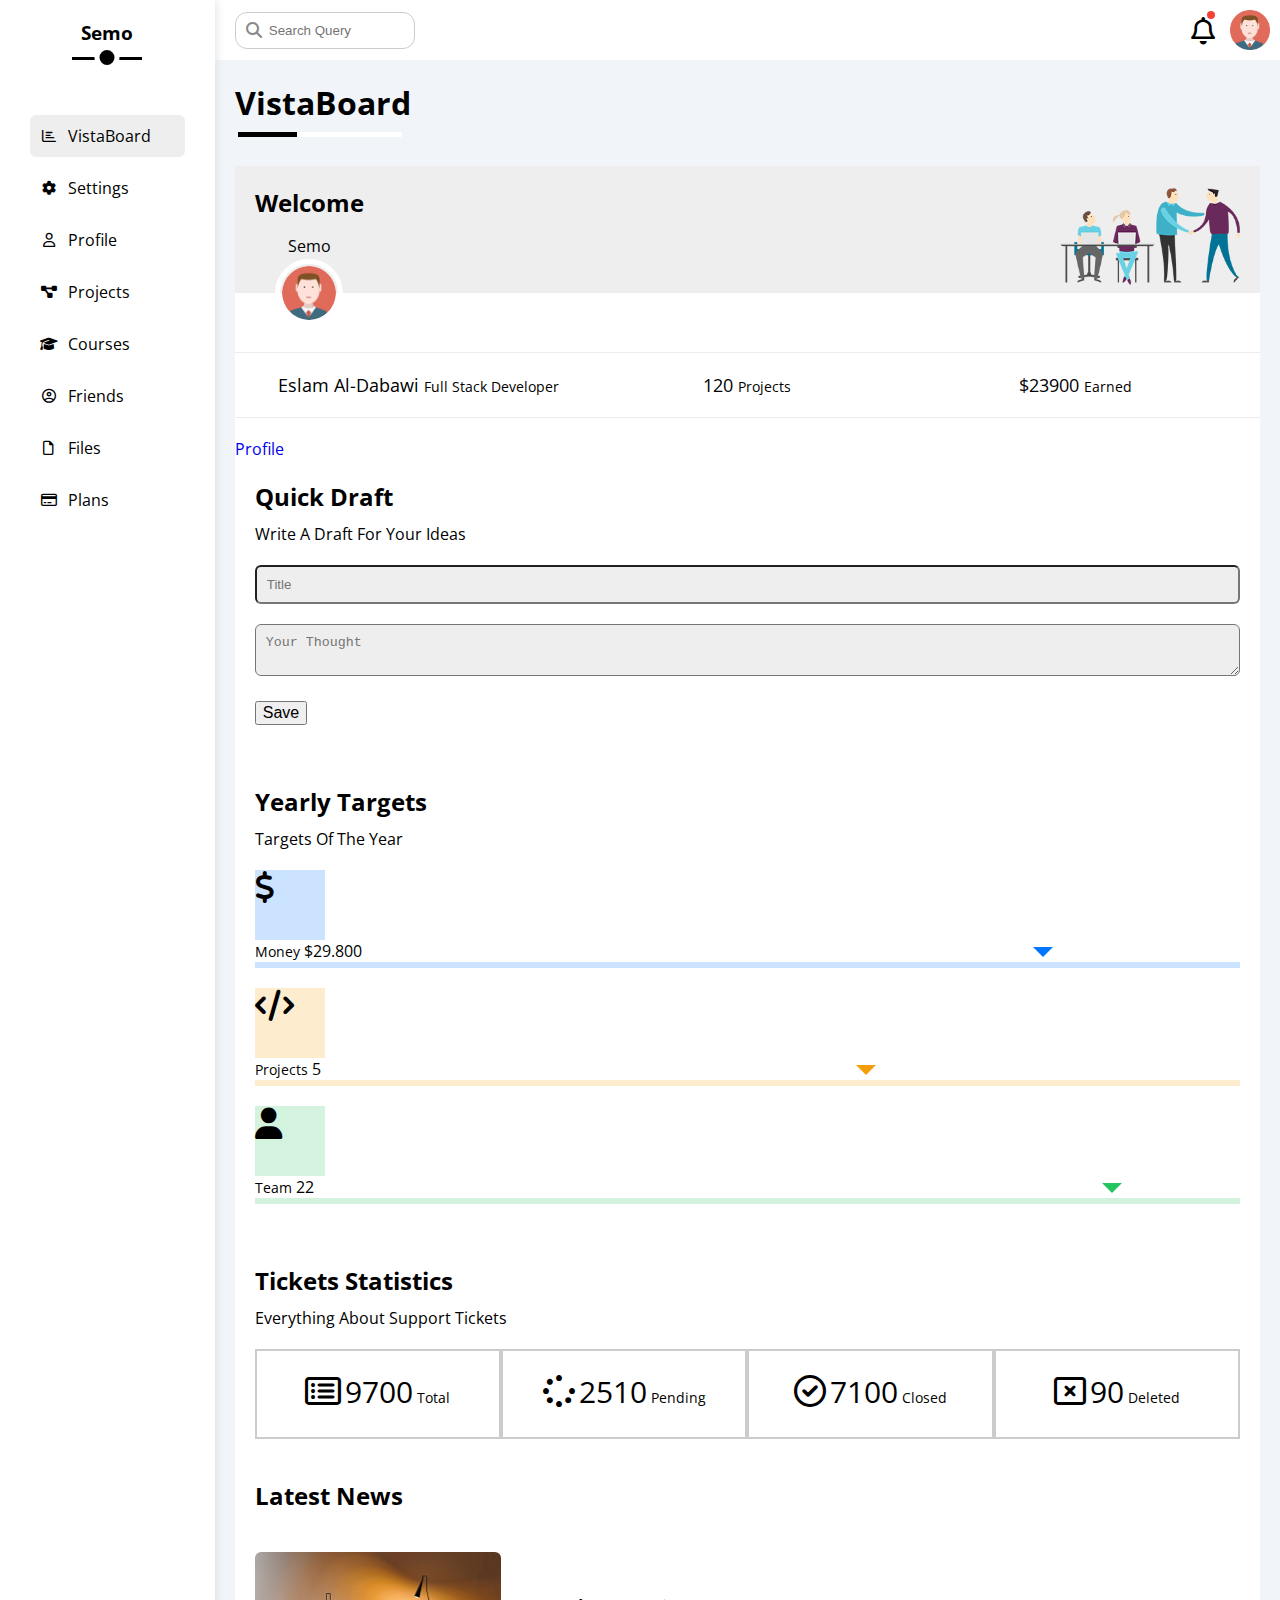
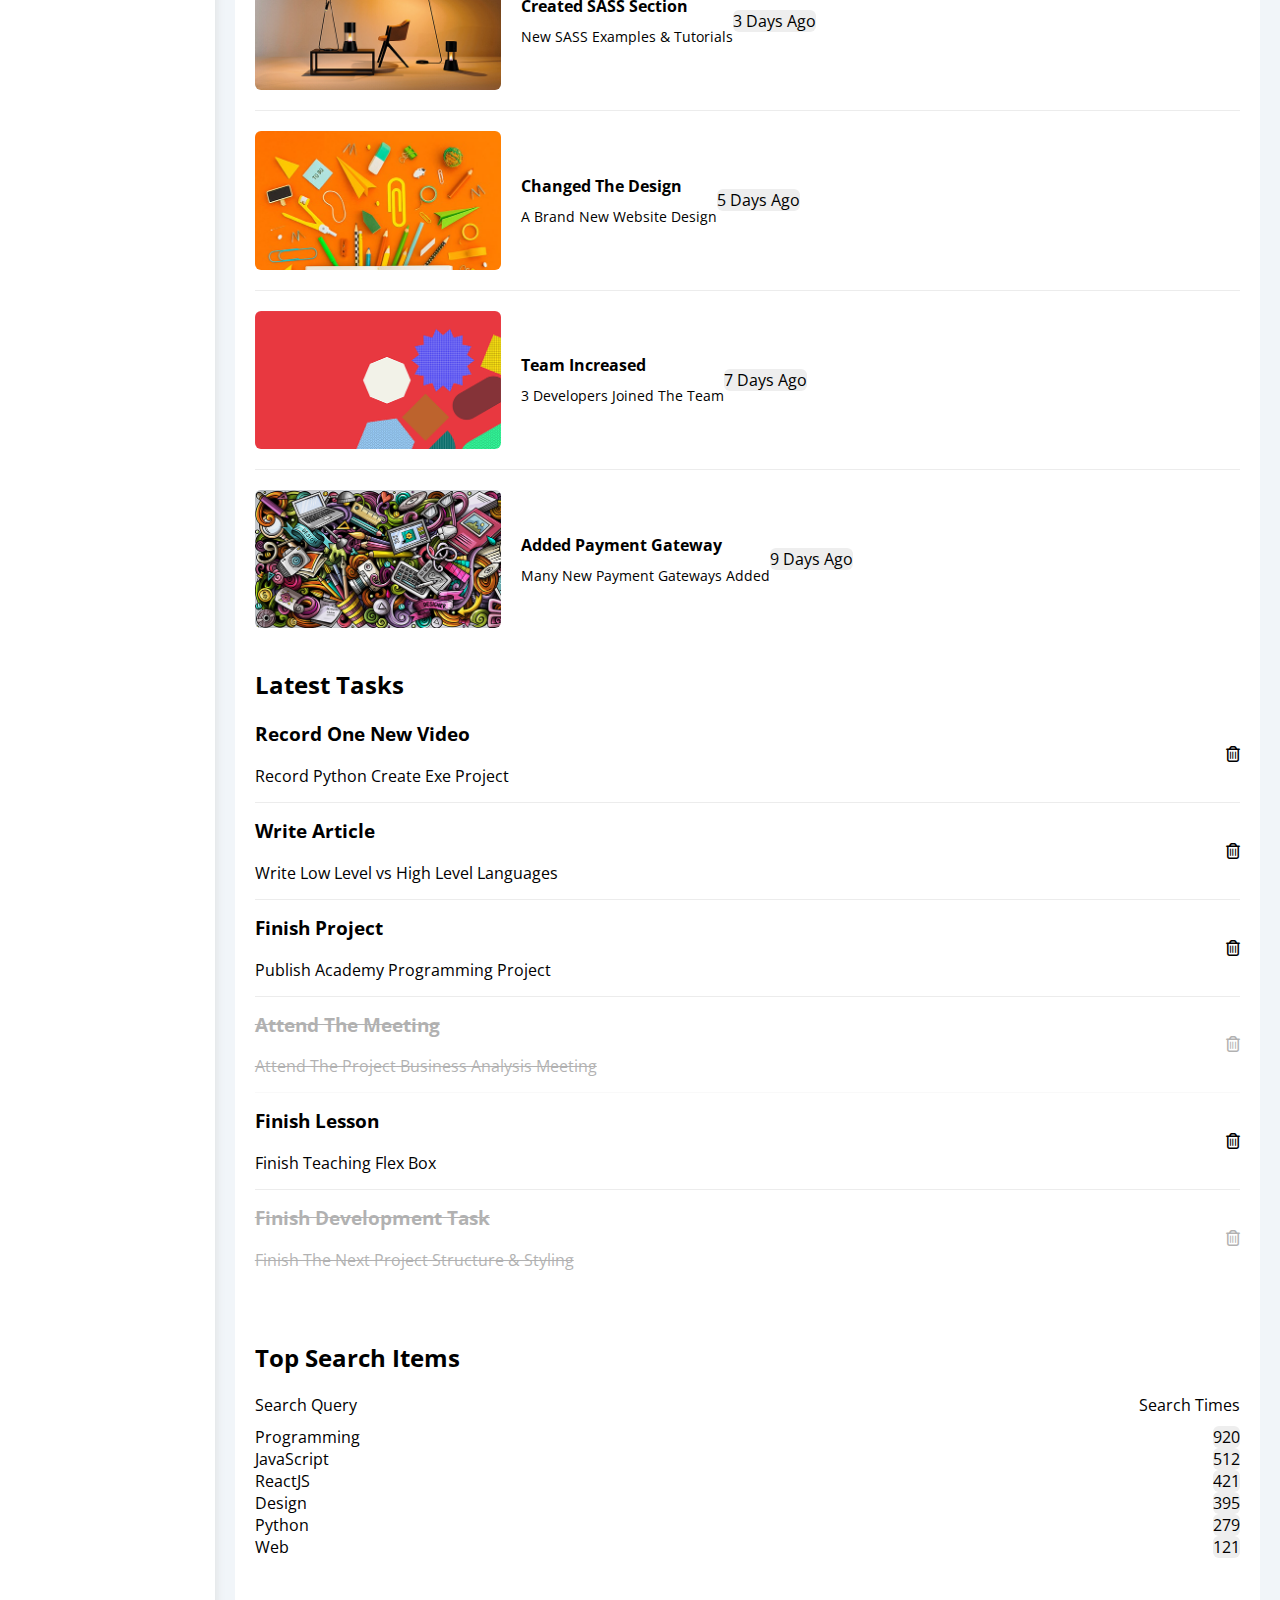
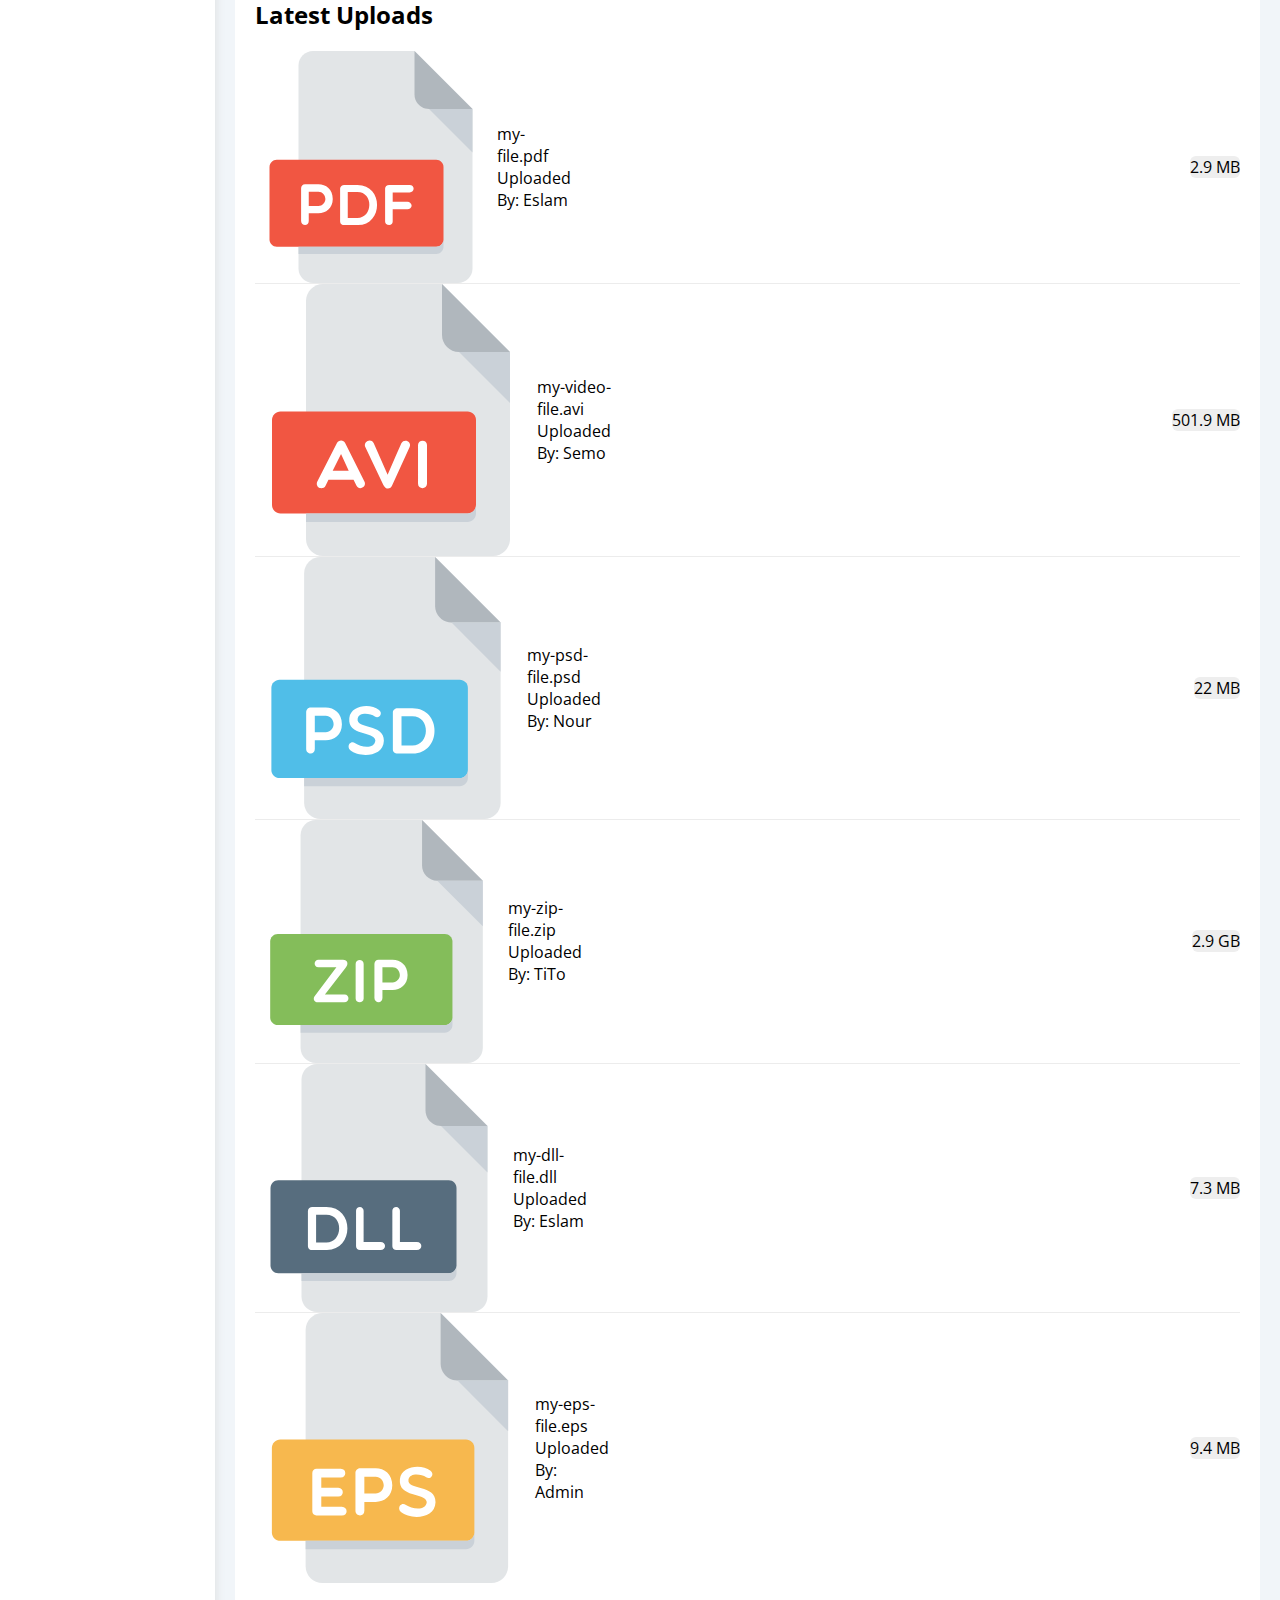
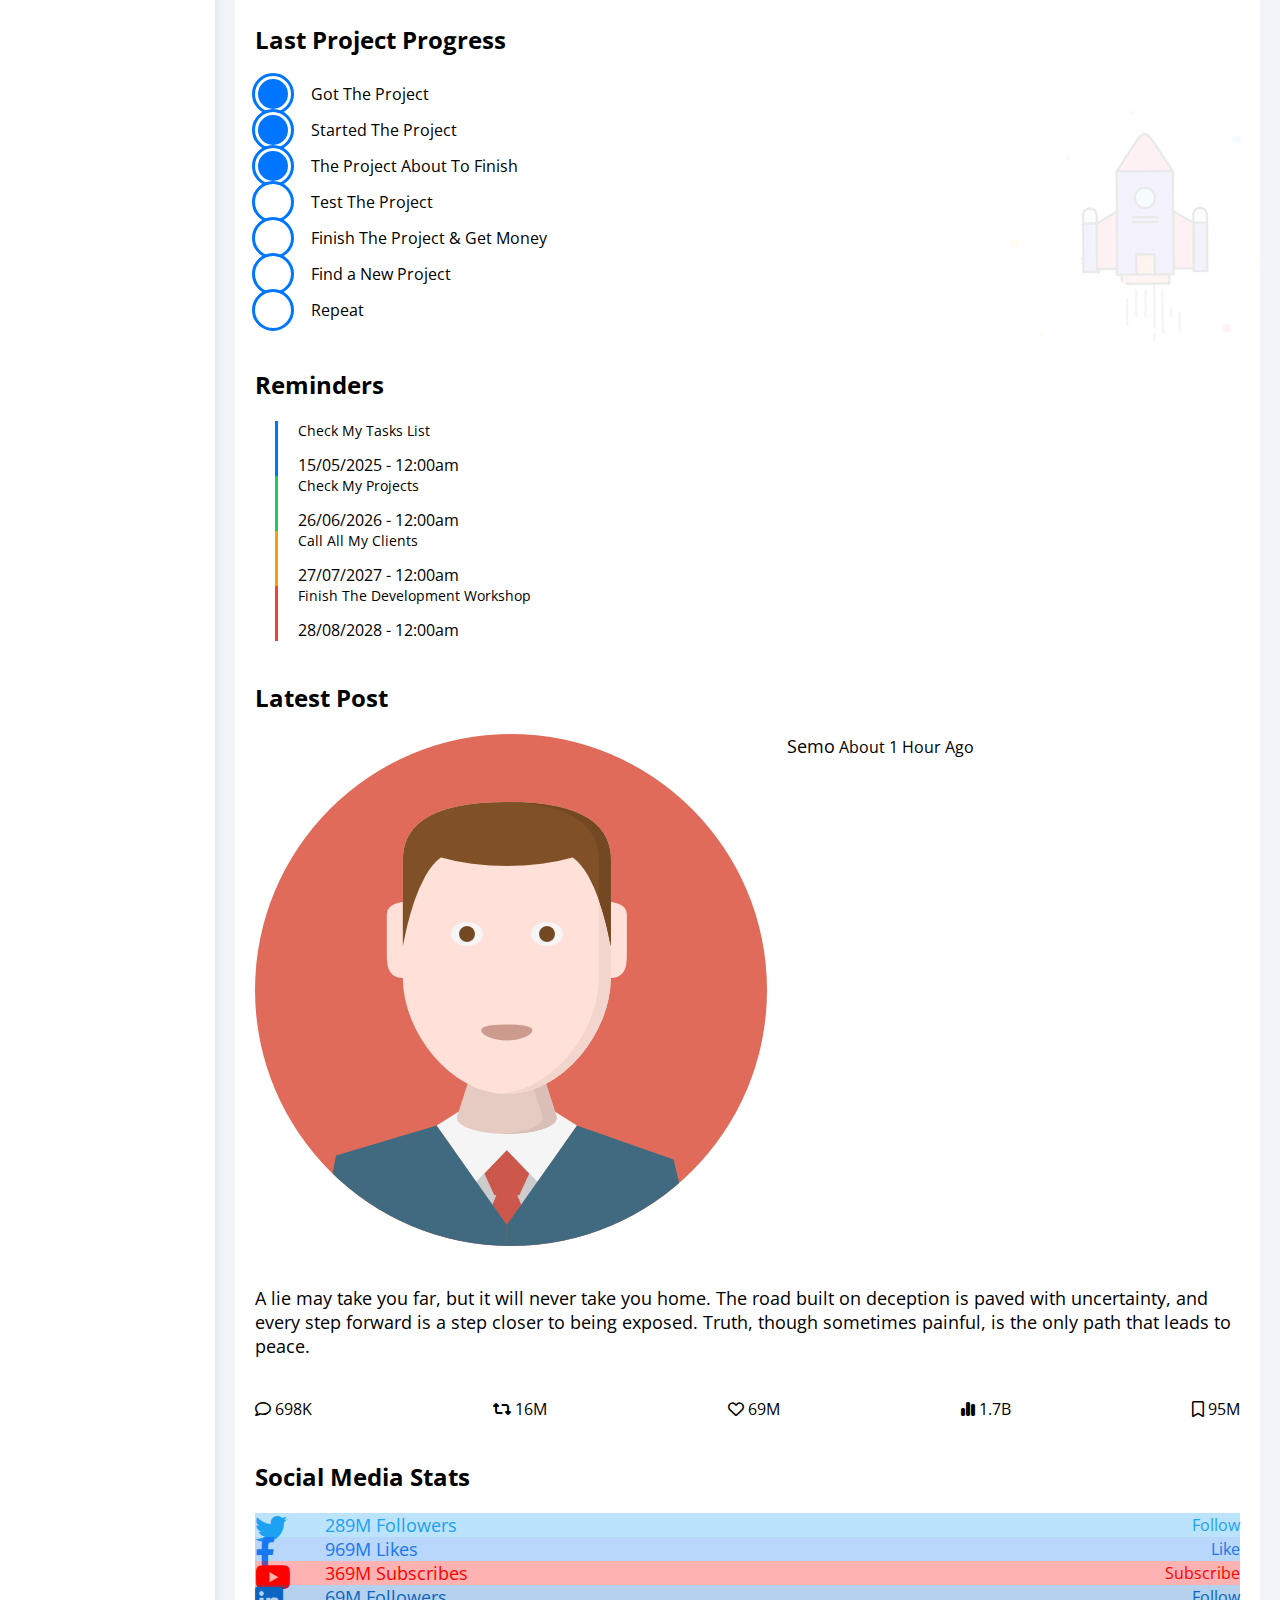
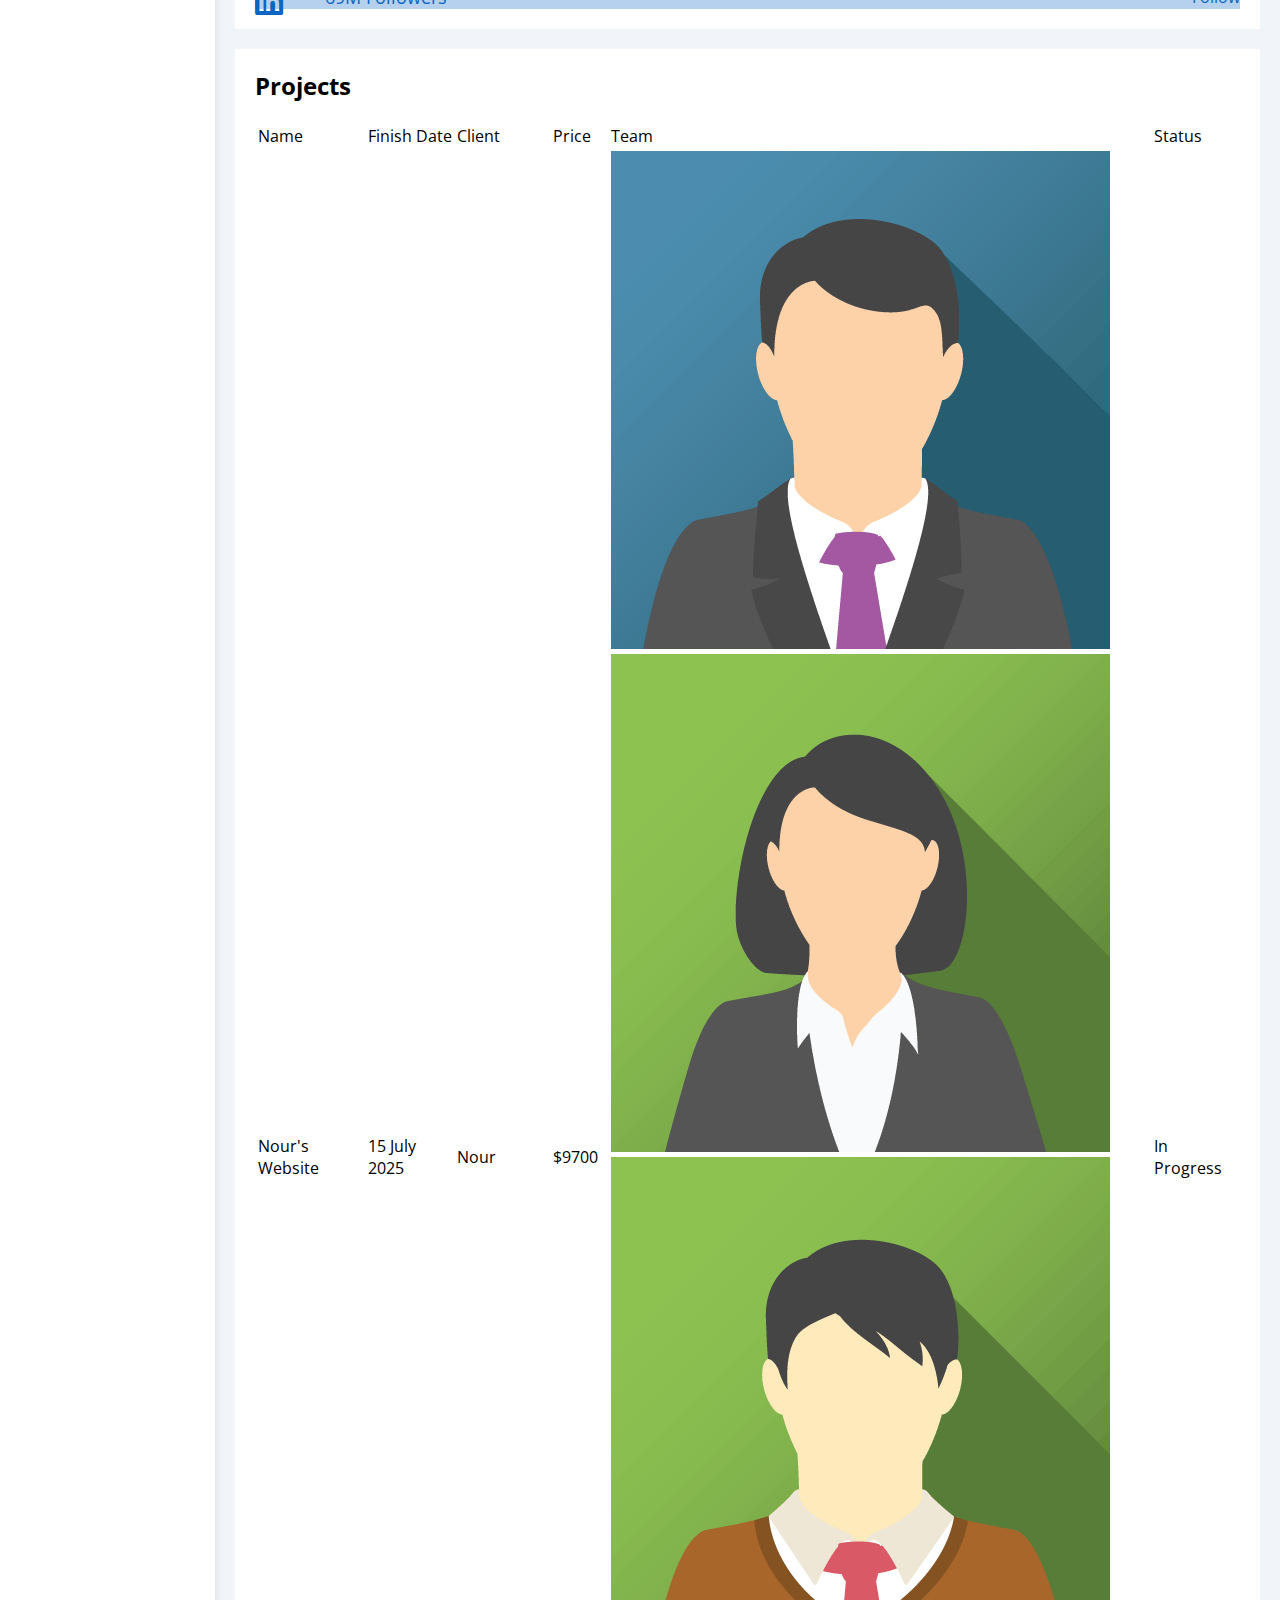
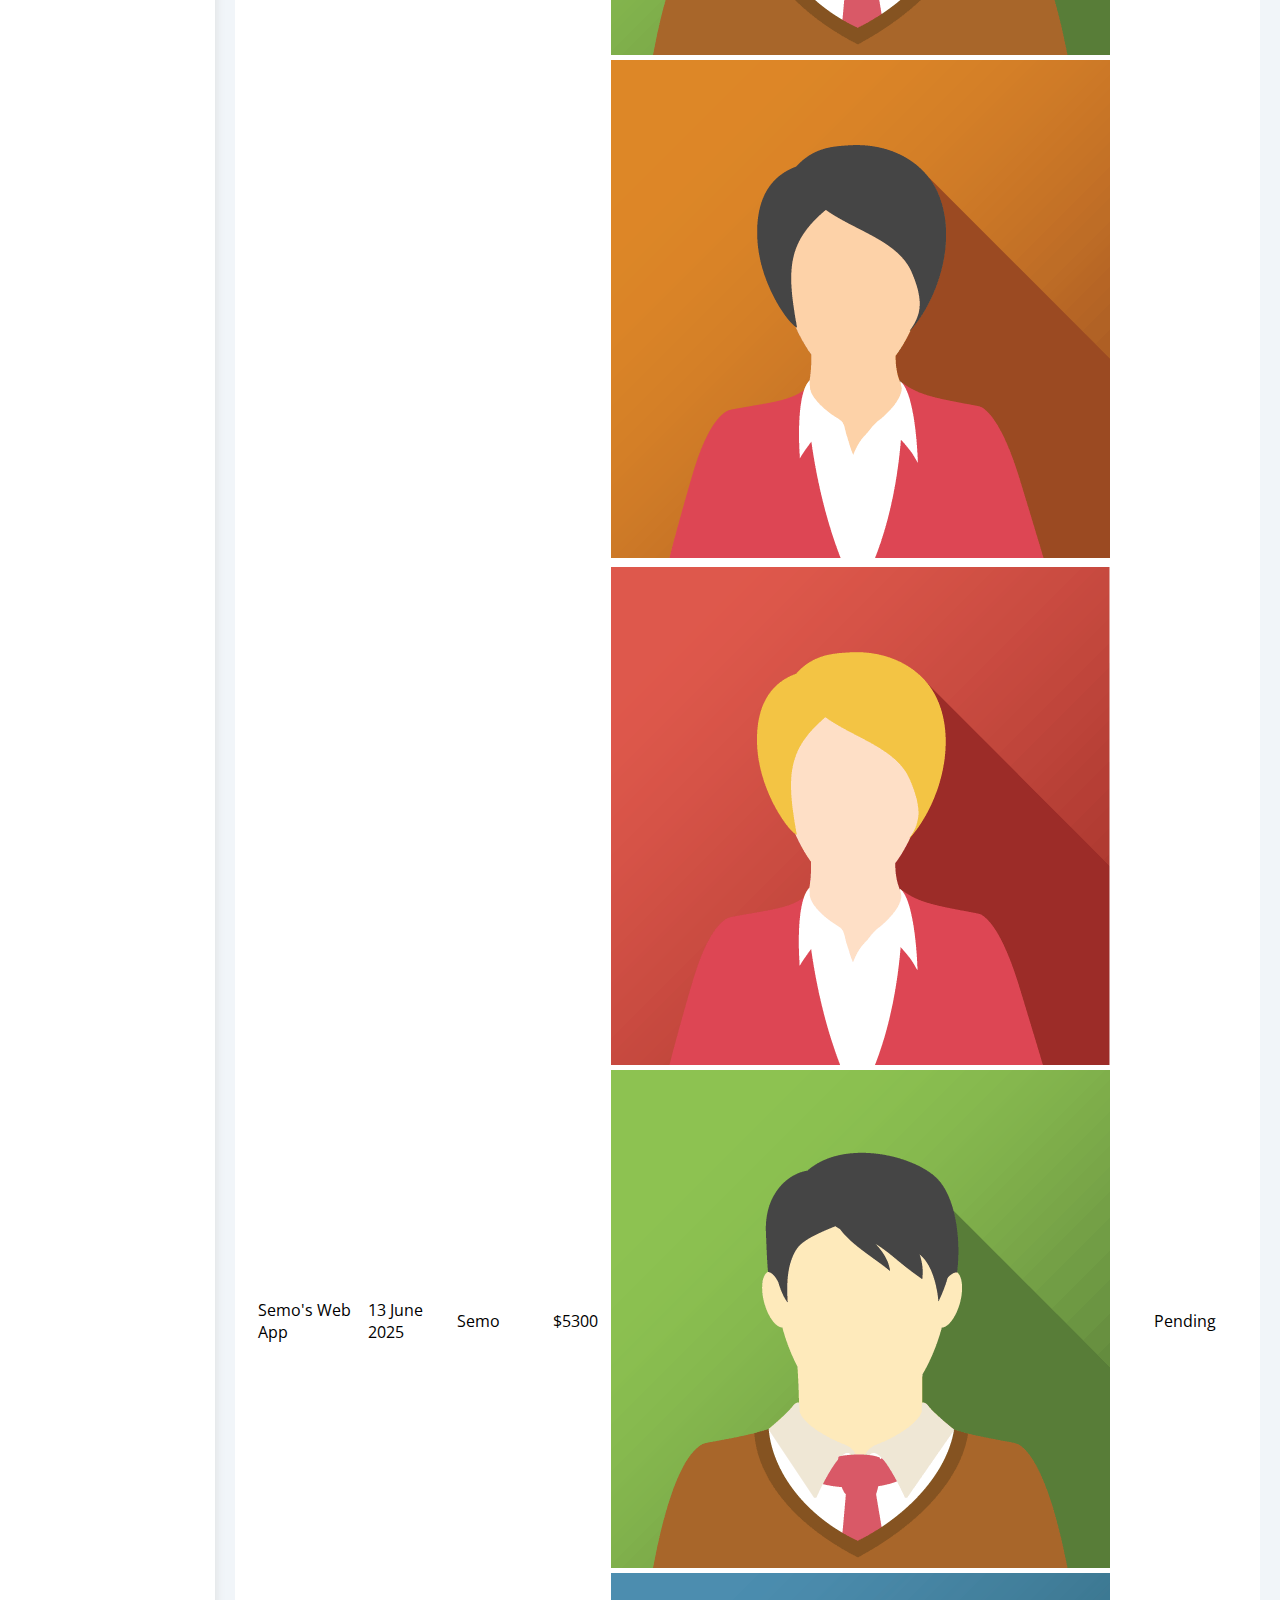
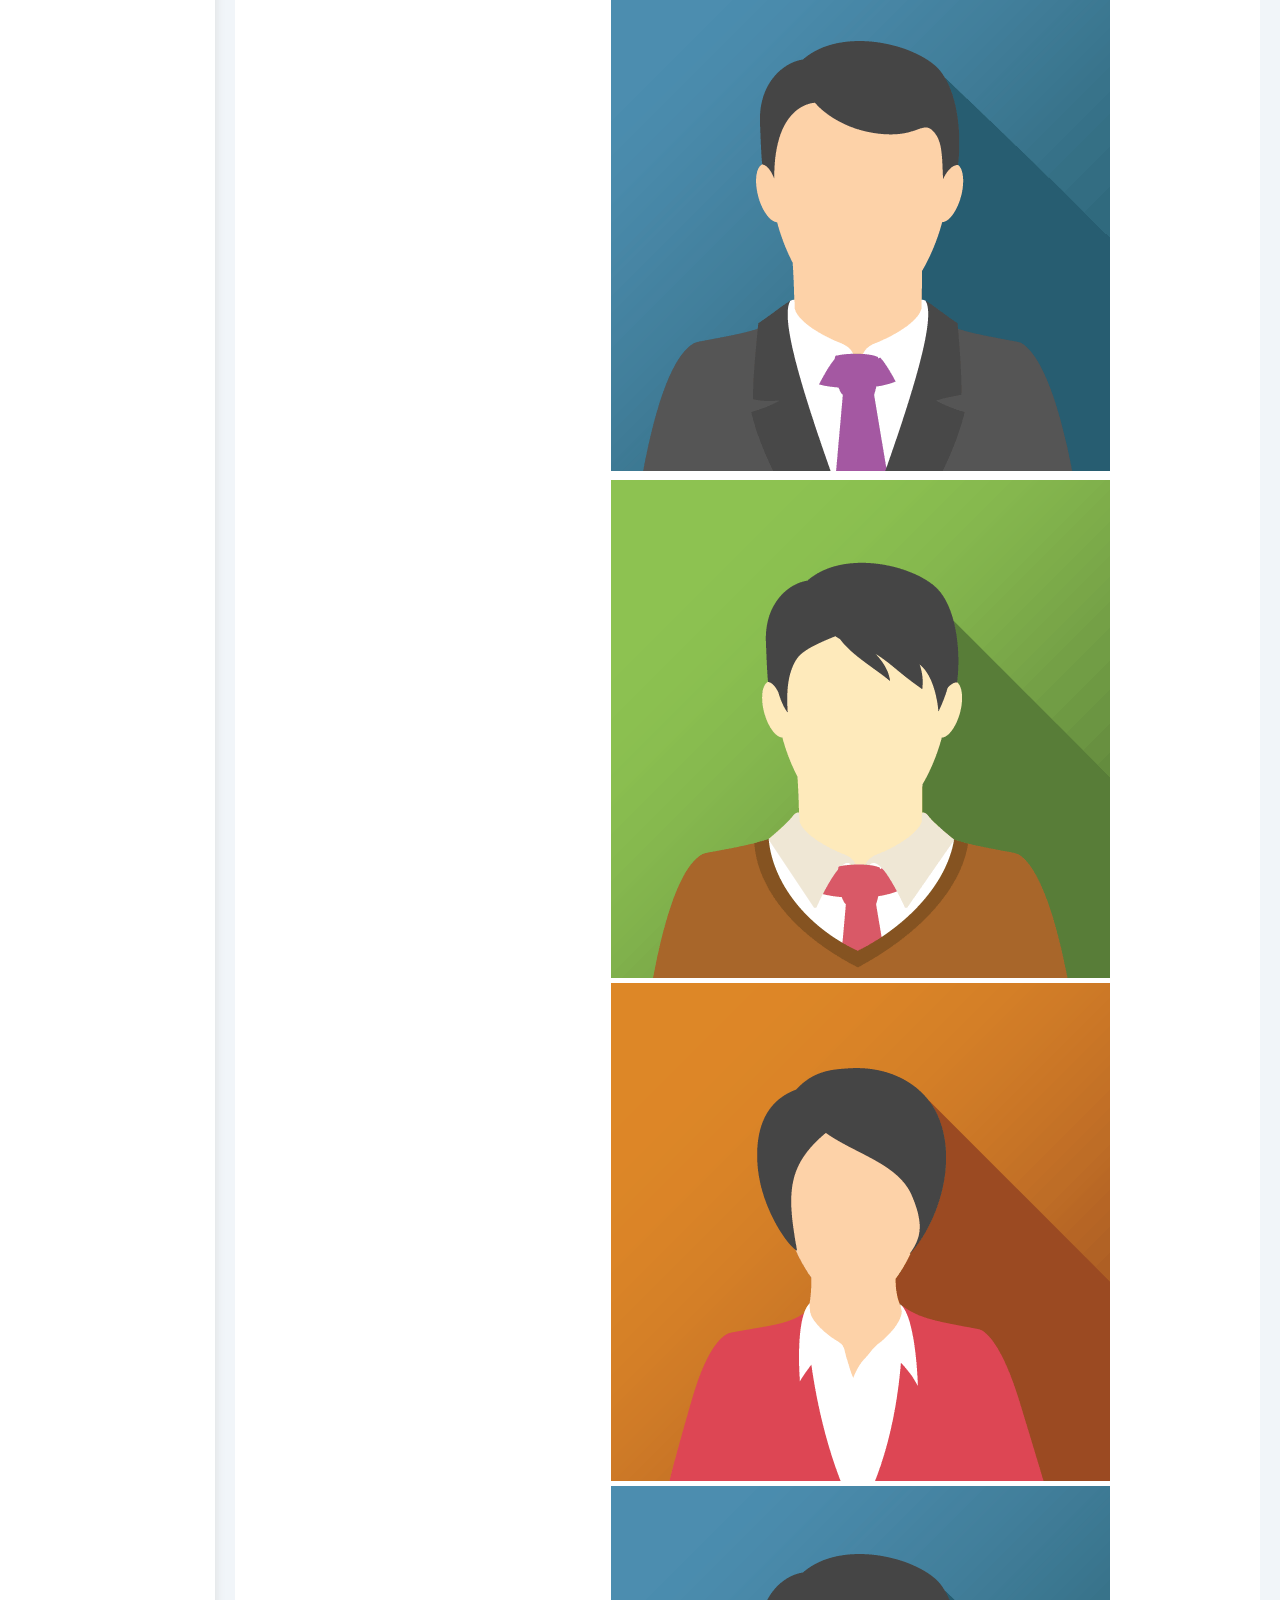
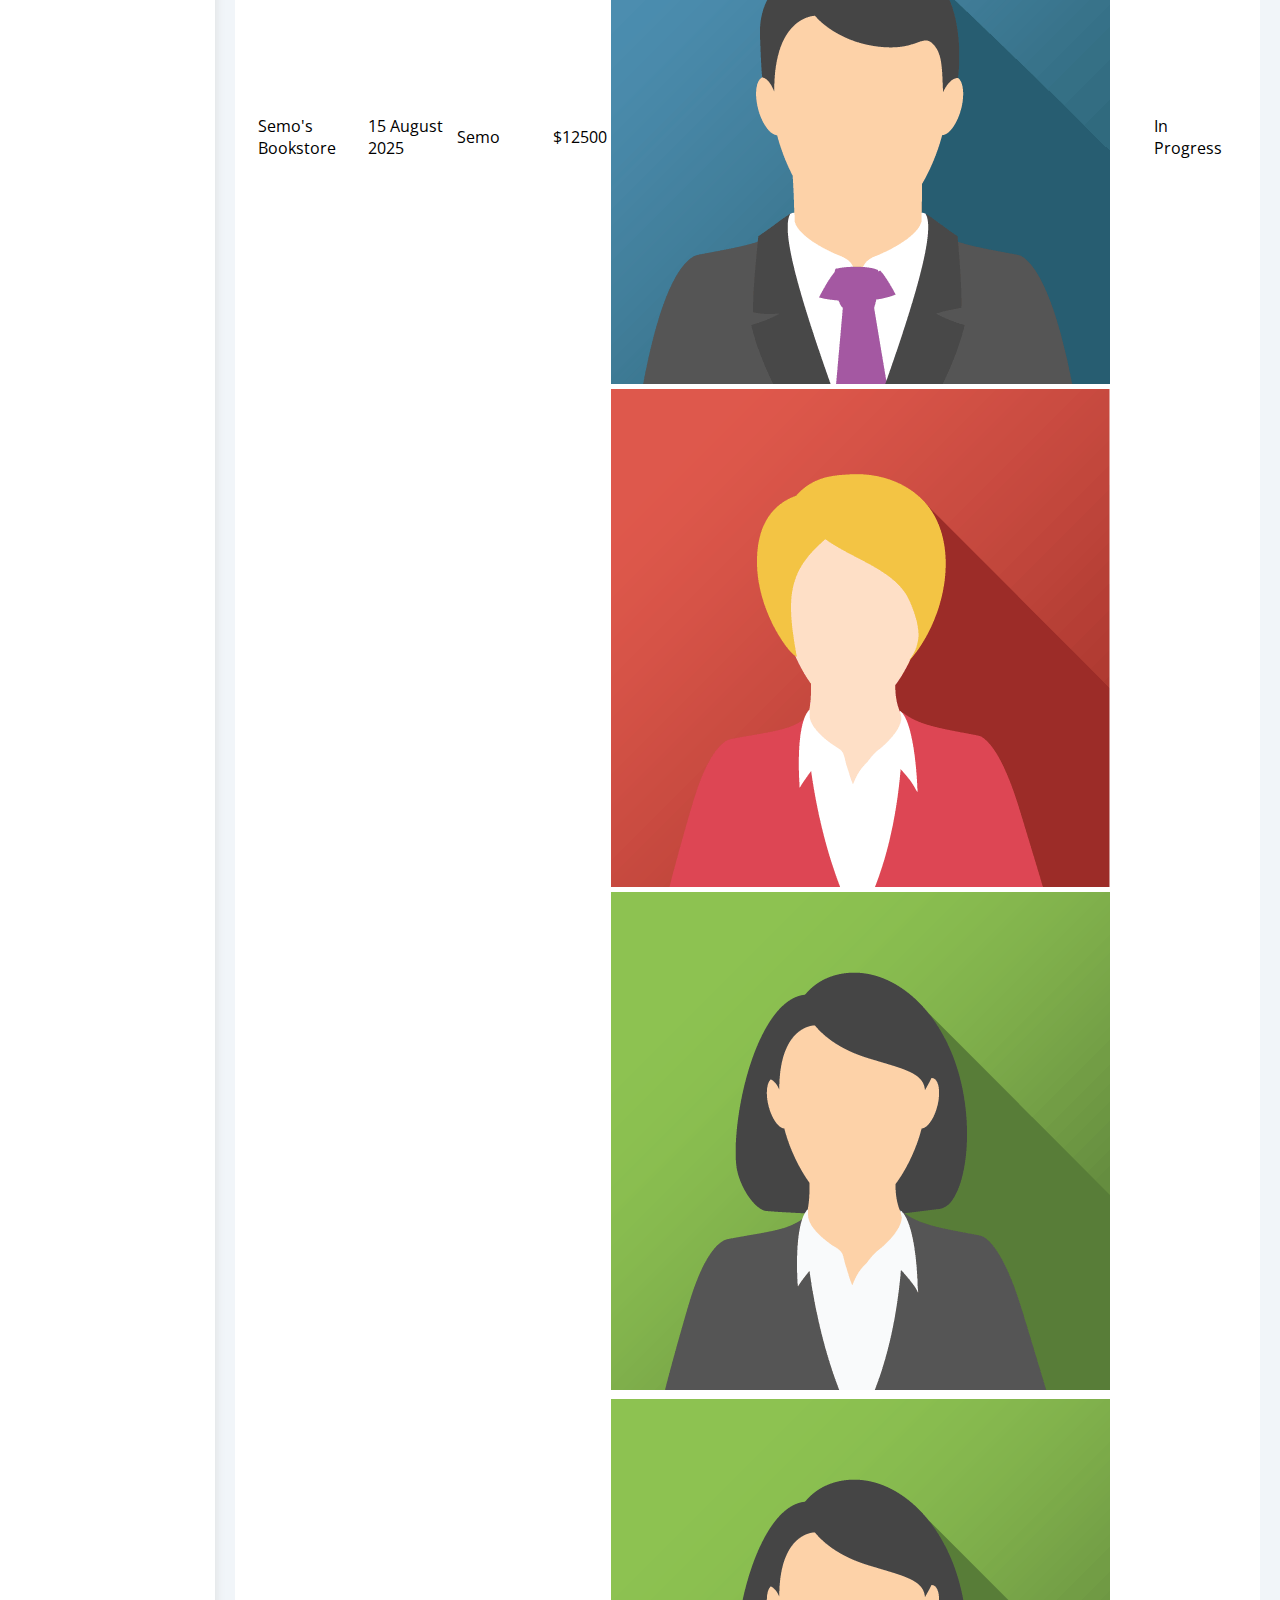
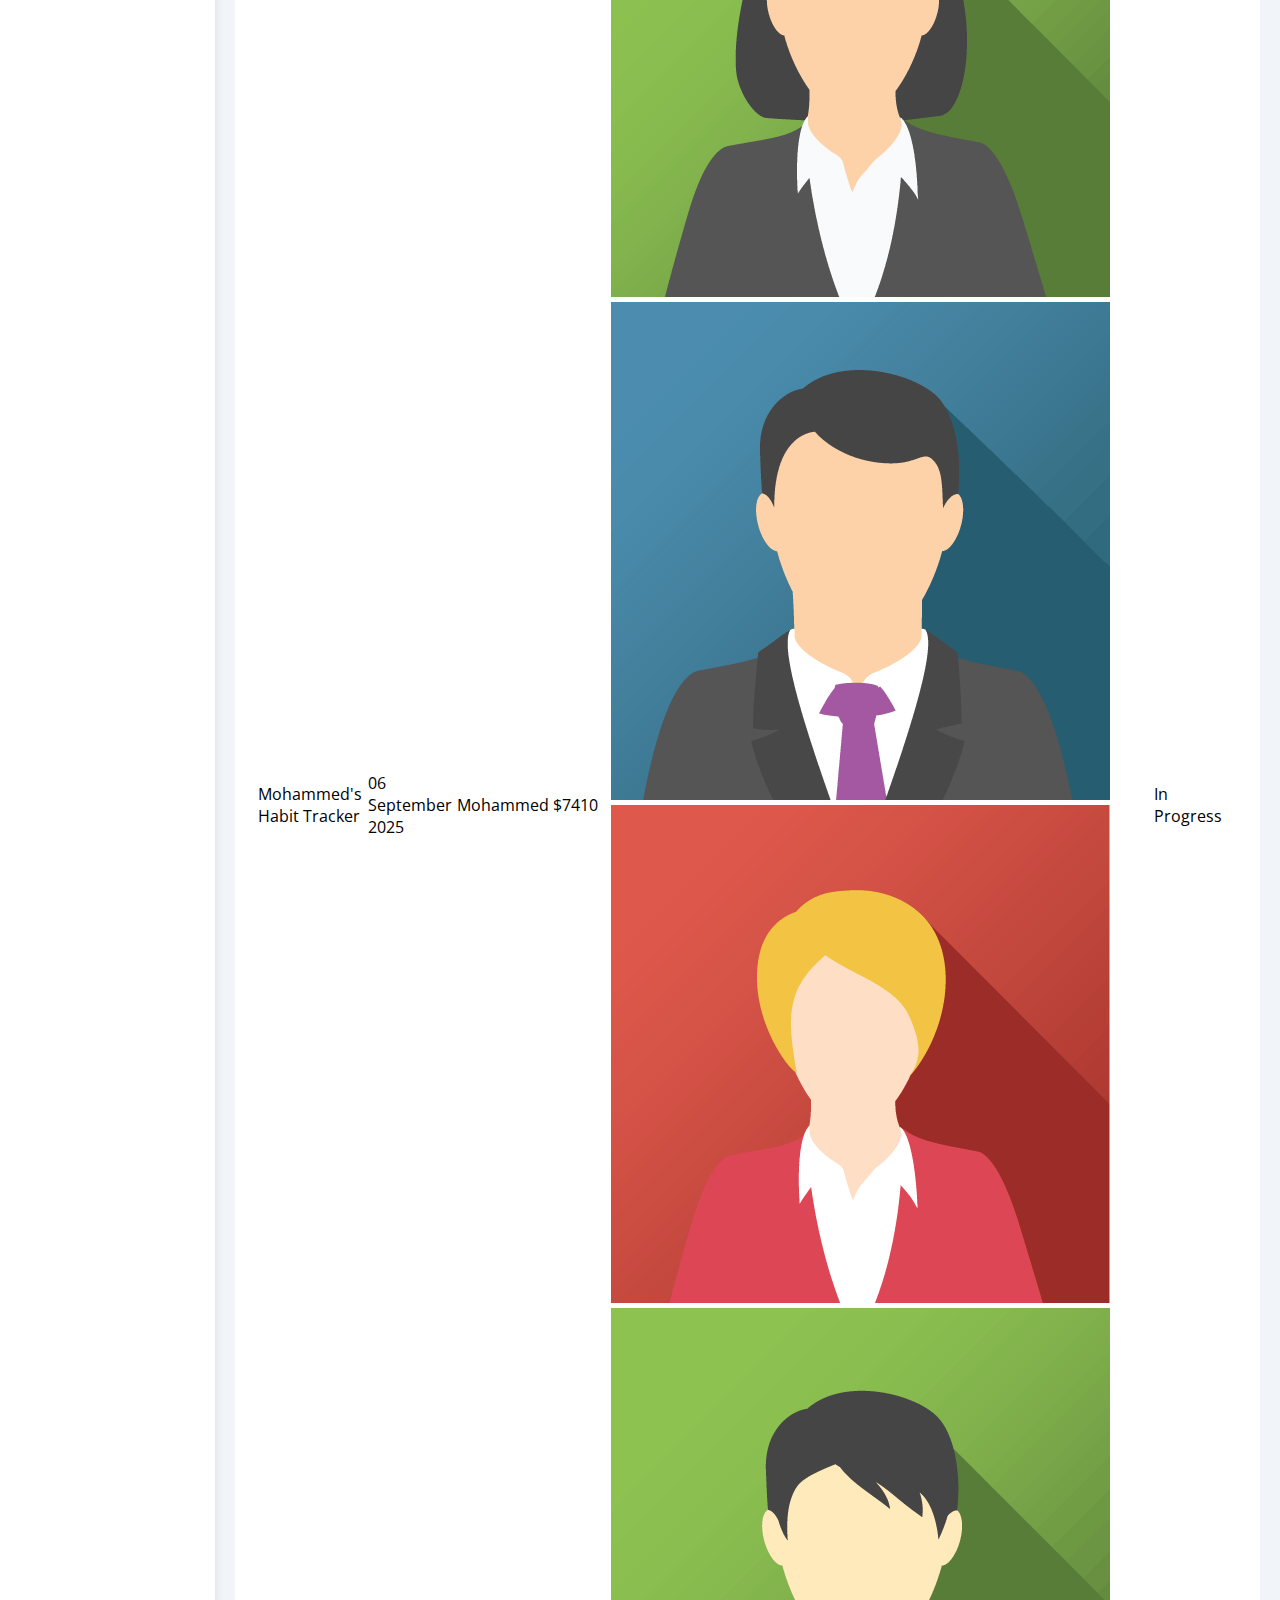
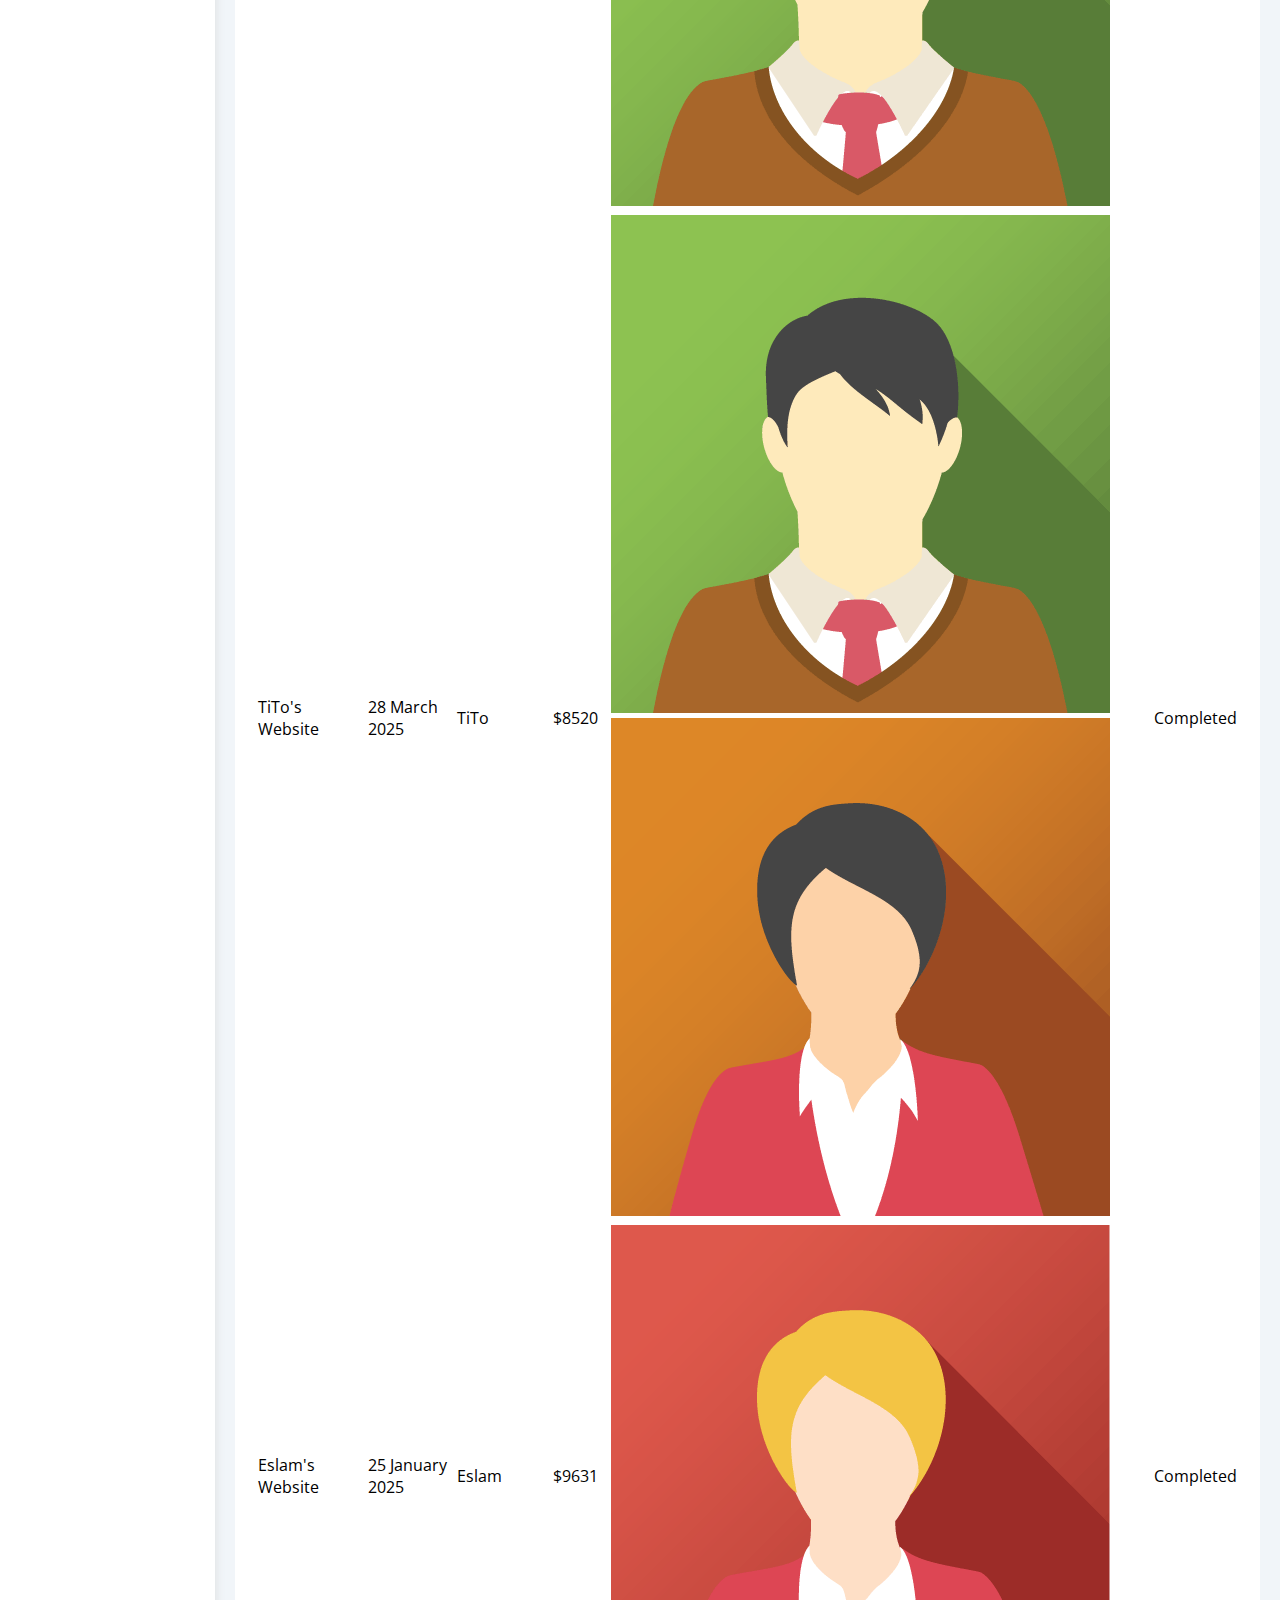
<file: index.html>
<!doctype html>
<html lang="en">

<head>
  <meta charset="UTF-8" />
  <meta name="viewport" content="width=device-width, initial-scale=1.0" />

  <!-- CSS Area -->
  <link rel="stylesheet" href="css/all.min.css" />
  <link rel="stylesheet" href="css/framework.css" />
  <link rel="stylesheet" href="css/main.css" />

  <!-- Google Fonts -->
  <link rel="preconnect" href="https://fonts.googleapis.com" />
  <link rel="preconnect" href="https://fonts.gstatic.com" crossorigin />
  <link href="https://fonts.googleapis.com/css2?family=Open+Sans:wght@300;500&display=swap" rel="stylesheet" />

  <title>VistaBoard</title>
</head>

<body>
  <div class="page display-flex">
    <div class="sidebar background-color-white padding-20 position-relative">
      <h3 class="position-relative text-align-center margin-top-0">Semo</h3>
      <ul>
        <li>
          <a class="active display-flex align-items-center font-size-14 color-black border-radius-6 padding-10"
            href="index.html">
            <i class="fa-regular fa-chart-bar fa-fw"></i>
            <span class="hide-element-mobile">VistaBoard</span>
          </a>
        </li>
        <li>
          <a class="display-flex align-items-center font-size-14 color-black border-radius-6 padding-10"
            href="settings.html">
            <i class="fa-solid fa-gear fa-fw"></i>
            <span class="hide-element-mobile">Settings</span>
          </a>
        </li>
        <li>
          <a class="display-flex align-items-center font-size-14 color-black border-radius-6 padding-10"
            href="profile.html">
            <i class="fa-regular fa-user fa-fw"></i>
            <span class="hide-element-mobile">Profile</span>
          </a>
        </li>
        <li>
          <a class="display-flex align-items-center font-size-14 color-black border-radius-6 padding-10"
            href="projects.html">
            <i class="fa-solid fa-diagram-project fa-fw"></i>
            <span class="hide-element-mobile">Projects</span>
          </a>
        </li>
        <li>
          <a class="display-flex align-items-center font-size-14 color-black border-radius-6 padding-10"
            href="courses.html">
            <i class="fa-solid fa-graduation-cap fa-fw"></i>
            <span class="hide-element-mobile">Courses</span>
          </a>
        </li>
        <li>
          <a class="display-flex align-items-center font-size-14 color-black border-radius-6 padding-10"
            href="friends.html">
            <i class="fa-regular fa-circle-user fa-fw"></i>
            <span class="hide-element-mobile">Friends</span>
          </a>
        </li>
        <li>
          <a class="display-flex align-items-center font-size-14 color-black border-radius-6 padding-10"
            href="files.html">
            <i class="fa-regular fa-file fa-fw"></i>
            <span class="hide-element-mobile">Files</span>
          </a>
        </li>
        <li>
          <a class="display-flex align-items-center font-size-14 color-black border-radius-6 padding-10"
            href="plans.html">
            <i class="fa-regular fa-credit-card fa-fw"></i>
            <span class="hide-element-mobile">Plans</span>
          </a>
        </li>
      </ul>
    </div>
    <div class="content width-full overflow-hidden">
      <!-- Start Header -->
      <div class="header background-color-white space-between-flex padding-10">
        <div class="search-area position-relative">
          <input type="search" class="padding-10" placeholder="Search Query" />
        </div>
        <div class="header-icons display-flex align-items-center">
          <span class="notification-center position-relative">
            <i class="fa-regular fa-bell fa-lg"></i>
          </span>
          <img src="assets/images/avatar.png" alt="" class="profile-avatar" />
        </div>
      </div>
      <!-- End Header -->

      <h1 class="position-relative">VistaBoard</h1>

      <!-- Start Wrapper -->
      <div class="wrapper display-grid gap-20">
        <!-- Start Welcome Widget -->
        <div
          class="welcome-content-box background-color-white border-radius-12 text-align-center-mobile display-block-mobile">
          <div class="greeting-box display-flex space-between-flex padding-20 background-color-eee">
            <div>
              <h2 class="margin-0">Welcome</h2>
              <p class="user-handle margin-top-8 color-grey">Semo</p>
            </div>
            <img src="assets/images/welcome.png" alt="" class="greeting-image" />
          </div>

          <img src="assets/images/avatar.png" alt="" class="profile-avatar" />

          <div
            class="profile-info display-flex padding-20 margin-top-20 margin-bottom-20 text-align-center display-block-mobile">
            <div class="user-name font-size-18">
              Eslam Al-Dabawi
              <span class="user-jop-title display-block margin-top-10 font-size-14 color-grey">Full Stack
                Developer</span>
            </div>

            <div class="projects-number font-size-18">
              120
              <span class="projects-description display-block margin-top-10 font-size-14 color-grey">Projects</span>
            </div>

            <div class="total-income font-size-18">
              $23900
              <span class="income-description display-block margin-top-10 font-size-14 color-grey">Earned</span>
            </div>
          </div>
          <a href="profile.html"
            class="visit-profile button-shape display-block background-color-blue color-white width-fit-content font-size-16 border-radius-10">Profile</a>
        </div>
        <!-- End Welcome Widget -->

        <!-- Start Quick Draft Widget -->
        <div class="quick-draft-content-box background-color-white border-radius-12 padding-20">
          <h2 class="margin-top-0 margin-bottom-10">Quick Draft</h2>
          <p class="color-grey margin-top-0 margin-bottom-20 font-size-15">
            Write A Draft For Your Ideas
          </p>

          <form action="" class="user-input">
            <input type="text" placeholder="Title"
              class="title border-radius-6 border-none background-color-eee width-full padding-10 display-block margin-bottom-20" />
            <textarea
              class="user-draft-text-area resize-none border-radius-6 border-none background-color-eee width-full padding-10 display-block margin-bottom-20 height-150"
              placeholder="Your Thought"></textarea>
            <input type="submit" value="Save"
              class="save-entry button-shape display-block border-none background-color-blue color-white width-fit-content font-size-16 border-radius-10" />
          </form>
        </div>
        <!-- End Quick Draft Widget -->

        <!-- Start Yearly Targets Widget -->
        <div class="yearly-targets-content-box background-color-white border-radius-12 padding-20">
          <h2 class="margin-top-0 margin-bottom-10">Yearly Targets</h2>
          <p class="color-grey margin-top-0 margin-bottom-20 font-size-15">
            Targets Of The Year
          </p>

          <div class="target-row money-row margin-bottom-20 center-flex">
            <div class="row-icon center-flex">
              <i class="fa-solid fa-dollar-sign fa-lg color-blue"></i>
            </div>
            <div class="row-details">
              <span class="font-size-14 color-grey">Money</span>
              <span class="display-block font-weight-bold margin-top-5 margin-bottom-10">$29.800</span>
              <div class="progress-bar position-relative">
                <span class="background-color-blue money-row" style="width: 80%">
                  <span class="background-color-blue">80%</span>
                </span>
              </div>
            </div>
          </div>
          <div class="target-row projects-row margin-bottom-20 center-flex">
            <div class="row-icon center-flex">
              <i class="fa-solid fa-code fa-lg color-orange"></i>
            </div>
            <div class="row-details">
              <span class="font-size-14 color-grey">Projects</span>
              <span class="display-block font-weight-bold margin-top-5 margin-bottom-10">5</span>
              <div class="progress-bar position-relative">
                <span class="background-color-orange projects-row" style="width: 62%">
                  <span class="background-color-orange">62%</span>
                </span>
              </div>
            </div>
          </div>
          <div class="target-row team-row margin-bottom-20 center-flex">
            <div class="row-icon center-flex">
              <i class="fa-solid fa-user fa-lg color-green"></i>
            </div>
            <div class="row-details">
              <span class="font-size-14 color-grey">Team</span>
              <span class="display-block font-weight-bold margin-top-5 margin-bottom-10">22</span>
              <div class="progress-bar position-relative">
                <span class="background-color-green team-row" style="width: 87%">
                  <span class="background-color-green">87%</span>
                </span>
              </div>
            </div>
          </div>
        </div>
        <!-- End Yearly Targets Widget -->

        <!-- Start Tickets Statistics Widget -->
        <div
          class="tickets-statistics-content-box background-color-white border-radius-12 padding-20 text-align-center-mobile">
          <h2 class="margin-top-0 margin-bottom-10">Tickets Statistics</h2>
          <p class="color-grey margin-top-0 margin-bottom-20 font-size-15">
            Everything About Support Tickets
          </p>

          <div class="statistics display-flex gap-20 text-align-center flex-wrap">
            <div class="tickets-statistics-box padding-20 color-grey font-size-13 border-radius-10">
              <i class="fa-regular fa-rectangle-list fa-2x color-orange margin-bottom-10"></i>
              <span class="display-block margin-bottom-5 color-black font-weight-bold font-size-30">9700</span>
              <span class="color-grey font-size-14 margin-top-0">Total</span>
            </div>
            <div class="tickets-statistics-box padding-20 color-grey font-size-13 border-radius-10">
              <i class="fa-solid fa-spinner fa-2x color-blue margin-bottom-10"></i>
              <span class="display-block margin-bottom-5 color-black font-weight-bold font-size-30">2510</span>
              <span class="color-grey font-size-14 margin-top-0">Pending</span>
            </div>
            <div class="tickets-statistics-box padding-20 color-grey font-size-13 border-radius-10">
              <i class="fa-regular fa-circle-check fa-2x color-green margin-bottom-10"></i>
              <span class="display-block margin-bottom-5 color-black font-weight-bold font-size-30">7100</span>
              <span class="color-grey font-size-14 margin-top-0">Closed</span>
            </div>
            <div class="tickets-statistics-box padding-20 color-grey font-size-13 border-radius-10">
              <i class="fa-regular fa-rectangle-xmark fa-2x color-red margin-bottom-10"></i>
              <span class="display-block margin-bottom-5 color-black font-weight-bold font-size-30">90</span>
              <span class="color-grey font-size-14 margin-top-0">Deleted</span>
            </div>
          </div>
        </div>
        <!-- End Tickets Statistics Widget -->

        <!-- Start Latest News Widget  -->
        <div
          class="latest-news-content-box background-color-white border-radius-12 padding-20 text-align-center-mobile">
          <h2 class="margin-top-0 margin-bottom-5">Latest News</h2>

          <div class="latest-news-row display-flex display-block-mobile align-items-center">
            <img src="assets/images/news-01.png" alt="" class="image width-25 border-radius-6" />
            <div class="news-info padding-left-20 flex-grow-1">
              <h3 class="latest-news-row-header margin-top-0 margin-right-0 margin-bottom-10 font-size-16">
                Created SASS Section
              </h3>
              <p class="margin-0 color-grey font-size-14">
                New SASS Examples & Tutorials
              </p>
            </div>
            <span class="news-label button-shape background-color-eee font-size-13 border-radius-6">3 Days Ago</span>
          </div>

          <div class="latest-news-row display-flex display-block-mobile align-items-center">
            <img src="assets/images/news-02.png" alt="" class="image width-25 border-radius-6" />
            <div class="news-info padding-left-20 flex-grow-1">
              <h3 class="latest-news-row-header margin-top-0 margin-right-0 margin-bottom-10 font-size-16">
                Changed The Design
              </h3>
              <p class="margin-0 color-grey font-size-14">
                A Brand New Website Design
              </p>
            </div>
            <span class="news-label button-shape background-color-eee font-size-13 border-radius-6">5 Days Ago</span>
          </div>
          <div class="latest-news-row display-flex display-block-mobile align-items-center">
            <img src="assets/images/news-03.png" alt="" class="image width-25 border-radius-6" />
            <div class="news-info padding-left-20 flex-grow-1">
              <h3 class="latest-news-row-header margin-top-0 margin-right-0 margin-bottom-10 font-size-16">
                Team Increased
              </h3>
              <p class="margin-0 color-grey font-size-14">
                3 Developers Joined The Team
              </p>
            </div>
            <span class="news-label button-shape background-color-eee font-size-13 border-radius-6">7 Days Ago</span>
          </div>
          <div class="latest-news-row display-flex display-block-mobile align-items-center margin-top-20">
            <img src="assets/images/news-04.png" alt="" class="image width-25 border-radius-6" />
            <div class="news-info padding-left-20 flex-grow-1">
              <h3 class="latest-news-row-header margin-top-0 margin-right-0 margin-bottom-10 font-size-16">
                Added Payment Gateway
              </h3>
              <p class="margin-0 color-grey font-size-14">
                Many New Payment Gateways Added
              </p>
            </div>
            <span class="news-label button-shape background-color-eee font-size-13 border-radius-6">9 Days Ago</span>
          </div>
        </div>
        <!-- End Latest News Widget -->

        <!-- Start Latest Tasks Widget -->
        <div class="latest-tasks-content-box background-color-white border-radius-12 padding-20">
          <h2 class="margin-top-0 margin-bottom-20">Latest Tasks</h2>

          <div class="latest-task-row display-flex space-between-flex">
            <div class="task-info">
              <h3 class="margin-top-0 margin-bottom-5 font-size-15">
                Record One New Video
              </h3>
              <p class="task-description margin-0 color-grey font-size-13">
                Record Python Create Exe Project
              </p>
            </div>
            <i class="remove-task fa-regular fa-trash-can"></i>
          </div>

          <div class="latest-task-row display-flex space-between-flex">
            <div class="task-info">
              <h3 class="margin-top-0 margin-bottom-5 font-size-15">
                Write Article
              </h3>
              <p class="task-description margin-0 color-grey font-size-13">
                Write Low Level vs High Level Languages
              </p>
            </div>
            <i class="remove-task fa-regular fa-trash-can"></i>
          </div>

          <div class="latest-task-row display-flex space-between-flex">
            <div class="task-info">
              <h3 class="margin-top-0 margin-bottom-5 font-size-15">
                Finish Project
              </h3>
              <p class="task-description margin-0 color-grey font-size-13">
                Publish Academy Programming Project
              </p>
            </div>
            <i class="remove-task fa-regular fa-trash-can"></i>
          </div>

          <div class="latest-task-row complete-task display-flex space-between-flex">
            <div class="task-info">
              <h3 class="margin-top-0 margin-bottom-5 font-size-15">
                Attend The Meeting
              </h3>
              <p class="task-description margin-0 color-grey font-size-13">
                Attend The Project Business Analysis Meeting
              </p>
            </div>
            <i class="remove-task fa-regular fa-trash-can"></i>
          </div>

          <div class="latest-task-row display-flex space-between-flex">
            <div class="task-info">
              <h3 class="margin-top-0 margin-bottom-5 font-size-15">
                Finish Lesson
              </h3>
              <p class="task-description margin-0 color-grey font-size-13">
                Finish Teaching Flex Box
              </p>
            </div>
            <i class="remove-task fa-regular fa-trash-can"></i>
          </div>
          <div class="latest-task-row complete-task display-flex space-between-flex 0">
            <div class="task-info">
              <h3 class="margin-top-0 margin-bottom-5 font-size-15">
                Finish Development Task
              </h3>
              <p class="task-description margin-0 color-grey font-size-13">
                Finish The Next Project Structure & Styling
              </p>
            </div>
            <i class="remove-task fa-regular fa-trash-can"></i>
          </div>
        </div>
        <!-- End Latest Tasks Widget -->

        <!-- Start Top Search Items Widget -->
        <div class="top-search-items-content-box background-color-white border-radius-12 padding-20">
          <h2 class="margin-top-0 margin-bottom-20 text-align-center-mobile">
            Top Search Items
          </h2>

          <div class="top-search-item-head display-flex space-between-flex margin-top-10 margin-bottom-10 color-grey">
            <div class="search-query">Search Query</div>
            <div class="search-count">Search Times</div>
          </div>
          <div class="top-search-row display-flex space-between-flex padding-top-15 padding-bottom-15">
            <span>Programming</span>
            <span class="button-shape font-size-13 border-radius-6 width-fit-content background-color-eee">920</span>
          </div>
          <div class="top-search-row display-flex space-between-flex padding-top-15 padding-bottom-15">
            <span>JavaScript</span>
            <span class="button-shape font-size-13 border-radius-6 width-fit-content background-color-eee">512</span>
          </div>
          <div class="top-search-row display-flex space-between-flex padding-top-15 padding-bottom-15">
            <span>ReactJS</span>
            <span class="button-shape font-size-13 border-radius-6 width-fit-content background-color-eee">421</span>
          </div>
          <div class="top-search-row display-flex space-between-flex padding-top-15 padding-bottom-15">
            <span>Design</span>
            <span class="button-shape font-size-13 border-radius-6 width-fit-content background-color-eee">395</span>
          </div>
          <div class="top-search-row display-flex space-between-flex padding-top-15 padding-bottom-15">
            <span>Python</span>
            <span class="button-shape font-size-13 border-radius-6 width-fit-content background-color-eee">279</span>
          </div>
          <div class="top-search-row display-flex space-between-flex padding-top-15 padding-bottom-15">
            <span>Web</span>
            <span class="button-shape font-size-13 border-radius-6 width-fit-content background-color-eee">121</span>
          </div>
        </div>
        <!-- End Top Search Items Widget -->

        <!-- Start Latest Uploads Widget -->
        <div class="latest-uploads-content-box position-relative background-color-white border-radius-12 padding-20">
          <h2 class="margin-top-0 margin-bottom-20 text-align-center-mobile">
            Latest Uploads
          </h2>

          <ul class="uploaded-files-list margin-0">
            <li class="uploaded-file-row space-between-flex margin-bottom-15 padding-bottom-15">
              <div class="display-flex align-items-center">
                <img src="assets/images/pdf.svg" alt="" class="width-40-px margin-right-10" />
                <div>
                  <span class="display-block">my-file.pdf</span>
                  <span class="color-grey font-size-13">Uploaded By: Eslam</span>
                </div>
              </div>
              <div class="button-shape font-size-13 background-color-eee border-radius-6">
                2.9 MB
              </div>
            </li>

            <li class="uploaded-file-row space-between-flex margin-bottom-15 padding-bottom-15">
              <div class="display-flex align-items-center">
                <img src="assets/images/avi.svg" alt="" class="width-40-px margin-right-10" />
                <div>
                  <span class="display-block">my-video-file.avi </span>
                  <span class="color-grey font-size-13">Uploaded By: Semo</span>
                </div>
              </div>
              <div class="button-shape font-size-13 background-color-eee border-radius-6">
                501.9 MB
              </div>
            </li>

            <li class="uploaded-file-row space-between-flex margin-bottom-15 padding-bottom-15">
              <div class="display-flex align-items-center">
                <img src="assets/images/psd.svg" alt="" class="width-40-px margin-right-10" />
                <div>
                  <span class="display-block">my-psd-file.psd</span>
                  <span class="color-grey font-size-13">Uploaded By: Nour</span>
                </div>
              </div>
              <div class="button-shape font-size-13 background-color-eee border-radius-6">
                22 MB
              </div>
            </li>

            <li class="uploaded-file-row space-between-flex margin-bottom-15 padding-bottom-15">
              <div class="display-flex align-items-center">
                <img src="assets/images/zip.svg" alt="" class="width-40-px margin-right-10" />
                <div>
                  <span class="display-block">my-zip-file.zip</span>
                  <span class="color-grey font-size-13">Uploaded By: TiTo</span>
                </div>
              </div>
              <div class="button-shape font-size-13 background-color-eee border-radius-6">
                2.9 GB
              </div>
            </li>

            <li class="uploaded-file-row space-between-flex margin-bottom-15 padding-bottom-15">
              <div class="display-flex align-items-center">
                <img src="assets/images/dll.svg" alt="" class="width-40-px margin-right-10" />
                <div>
                  <span class="display-block">my-dll-file.dll</span>
                  <span class="color-grey font-size-13">Uploaded By: Eslam</span>
                </div>
              </div>
              <div class="button-shape font-size-13 background-color-eee border-radius-6">
                7.3 MB
              </div>
            </li>

            <li class="uploaded-file-row space-between-flex">
              <div class="display-flex align-items-center">
                <img src="assets/images/eps.svg" alt="" class="width-40-px margin-right-10" />
                <div>
                  <span class="display-block">my-eps-file.eps</span>
                  <span class="color-grey font-size-13">Uploaded By: Admin</span>
                </div>
              </div>
              <div class="button-shape font-size-13 background-color-eee border-radius-6">
                9.4 MB
              </div>
            </li>
          </ul>
        </div>
        <!-- End Latest Uploads Widget -->

        <!-- Start Last Project Progress Widget -->
        <div
          class="last-project-progress-content-box position-relative background-color-white border-radius-12 padding-20">
          <h2 class="margin-top-0 margin-bottom-20">Last Project Progress</h2>
          <ul class="project-progress position-relative margin-0">
            <li class="project-progress-row display-flex align-items-center margin-top-25 project-phase-done">
              Got The Project
            </li>
            <li class="project-progress-row display-flex align-items-center margin-top-25 project-phase-done">
              Started The Project
            </li>
            <li class="project-progress-row display-flex align-items-center margin-top-25 project-phase-done">
              The Project About To Finish
            </li>
            <li class="project-progress-row display-flex align-items-center margin-top-25 project-current-phase">
              Test The Project
            </li>
            <li class="project-progress-row display-flex align-items-center margin-top-25">
              Finish The Project & Get Money
            </li>
            <li class="project-progress-row display-flex align-items-center margin-top-25">
              Find a New Project
            </li>
            <li class="project-progress-row display-flex align-items-center margin-top-25">
              Repeat
            </li>
          </ul>
          <img src="assets/images/project.png" alt="" class="launch-project-icon width-180-px hide-element-mobile" />
        </div>
        <!-- End Last Project Progress Widget -->

        <!-- Start Reminders Widget -->
        <div class="reminders-content-box position-relative background-color-white border-radius-12 padding-20">
          <h2 class="margin-top-0 margin-bottom-25">Reminders</h2>

          <ul class="reminder-list margin-0">
            <li class="reminder display-flex align-items-center margin-top-15">
              <span
                class="circle-blue-check display-block background-color-blue margin-right-25 border-radius-50-percent">
              </span>

              <div class="info-blue-reminder padding-left-20">
                <p class="reminder-title margin-top-0 margin-bottom-5 font-weight-bold font-size-14">
                  Check My Tasks List
                </p>

                <span class="date-and-time font-size-13 color-grey">
                  15/05/2025 - 12:00am</span>
              </div>
            </li>

            <li class="reminder display-flex align-items-center margin-top-15">
              <span
                class="circle-green-check display-block background-color-green margin-right-25 border-radius-50-percent">
              </span>

              <div class="info-green-reminder padding-left-20">
                <p class="reminder-title margin-top-0 margin-bottom-5 font-weight-bold font-size-14">
                  Check My Projects
                </p>

                <span class="date-and-time font-size-13 color-grey">
                  26/06/2026 - 12:00am</span>
              </div>
            </li>

            <li class="reminder display-flex align-items-center margin-top-15">
              <span
                class="circle-orange-check display-block background-color-orange margin-right-25 border-radius-50-percent">
              </span>

              <div class="info-orange-reminder padding-left-20">
                <p class="reminder-title margin-top-0 margin-bottom-5 font-weight-bold font-size-14">
                  Call All My Clients
                </p>

                <span class="date-and-time font-size-13 color-grey">
                  27/07/2027 - 12:00am</span>
              </div>
            </li>

            <li class="reminder display-flex align-items-center margin-top-15">
              <span
                class="circle-red-check display-block background-color-red margin-right-25 border-radius-50-percent">
              </span>

              <div class="info-red-reminder padding-left-20">
                <p class="reminder-title margin-top-0 margin-bottom-5 font-weight-bold font-size-14">
                  Finish The Development Workshop
                </p>

                <span class="date-and-time font-size-13 color-grey">
                  28/08/2028 - 12:00am</span>
              </div>
            </li>
          </ul>
        </div>
        <!-- End Reminders Widget -->

        <!-- Start Latest Post Widget -->
        <div class="latest-post-content-box position-relative background-color-white border-radius-12 padding-20">
          <h2 class="margin-top-0 margin-bottom-20">Latest Post</h2>
          <div class="user-info-and-time display-flex margin-bottom-20">
            <img src="assets/images/avatar.png" alt="" class="profile-avatar width-60-px height-60-px" />
            <div class="user-handle-and-time padding-left-20 margin-0">
              <span class="display-block font-size-18 font-weight-bold margin-top-5 margin-bottom-5">Semo</span>
              <span class="color-grey font-size-13">About 1 Hour Ago</span>
            </div>
          </div>
          <div
            class="user-last-post font-size-18 main-line-height margin-top-20 margin-bottom-20 padding-top-20 padding-bottom-20 border-top border-bottom text-align-justify">
            A lie may take you far, but it will never take you home. The road
            built on deception is paved with uncertainty, and every step
            forward is a step closer to being exposed. Truth, though sometimes
            painful, is the only path that leads to peace.
          </div>
          <div class="last-post-engagement display-flex space-between-flex color-grey text-align-center-mobile">
            <div class="last-post-comments-count">
              <i class="fa-regular fa-comment"></i>
              <span>698K</span>
            </div>
            <div class="last-post-repost-count">
              <i class="fa-solid fa-retweet"></i>
              <span>16M</span>
            </div>
            <div class="last-post-likes-count">
              <i class="fa-regular fa-heart"></i>
              <span>69M</span>
            </div>
            <div class="last-post-views-count">
              <i class="fa-solid fa-chart-simple"></i>
              <span>1.7B</span>
            </div>
            <div class="last-post-bookmarks-count">
              <i class="fa-regular fa-bookmark"></i>
              <span>95M</span>
            </div>
          </div>
        </div>
        <!-- End Latest Post Widget -->

        <!-- Start Social Media Stats Widget -->
        <div
          class="social-media-stats-content-box position-relative background-color-white border-radius-12 padding-20">
          <h2 class="margin-top-0 margin-bottom-25">Social Media Stats</h2>

          <div
            class="social-account-row margin-bottom-15 padding-15 twitter-account display-flex space-between-flex position-relative">
            <i class="fa-brands fa-twitter fa-2x background-color-twitter height-full center-flex color-white"></i>
            <span class="followers-count font-size-13-mobile font-size-18">289M Followers</span>
            <a class="button-shape background-color-twitter color-white border-radius-10">Follow</a>
          </div>

          <div
            class="social-account-row margin-bottom-15 padding-15 facebook-account display-flex space-between-flex position-relative">
            <i class="fa-brands fa-facebook-f fa-2x background-color-facebook height-full center-flex color-white"></i>
            <span class="followers-count font-size-13-mobile font-size-18">969M Likes</span>
            <a class="button-shape background-color-facebook color-white border-radius-10">Like</a>
          </div>

          <div
            class="social-account-row margin-bottom-15 padding-15 youtube-account display-flex space-between-flex position-relative">
            <i class="fa-brands fa-youtube fa-2x background-color-youtube height-full center-flex color-white"></i>
            <span class="followers-count font-size-13-mobile font-size-18">369M Subscribes</span>
            <a class="button-shape background-color-youtube color-white border-radius-10">Subscribe</a>
          </div>
          <div
            class="social-account-row margin-bottom-15 padding-15 linkedin-account display-flex space-between-flex position-relative">
            <i class="fa-brands fa-linkedin fa-2x background-color-linkedin height-full center-flex color-white"></i>
            <span class="followers-count font-size-13-mobile font-size-18">69M Followers</span>
            <a class="button-shape background-color-linkedin color-white border-radius-10">Follow</a>
          </div>
        </div>
        <!-- End Social Media Stats Widget -->

        <!-- End Wrapper -->
      </div>

      <!-- Start Projects Widget -->
      <div class="projects-content-box background-color-white border-radius-12 padding-20 margin-20">
        <h2 class="margin-top-0 margin-bottom-20">Projects</h2>

        <div class="responsive-table">
          <table class="font-size-15 width-full">
            <thead>
              <tr>
                <td>Name</td>
                <td>Finish Date</td>
                <td>Client</td>
                <td>Price</td>
                <td>Team</td>
                <td>Status</td>
              </tr>
            </thead>

            <tbody>
              <tr>
                <td>Nour's Website</td>
                <td>15 July 2025</td>
                <td>Nour</td>
                <td>$9700</td>
                <td>
                  <img class="width-40-px border-radius-50-percent" src="assets/images/team-01.png" alt="" />
                  <img class="width-40-px border-radius-50-percent" src="assets/images/team-02.png" alt="" />
                  <img class="width-40-px border-radius-50-percent" src="assets/images/team-03.png" alt="" />
                  <img class="width-40-px border-radius-50-percent" src="assets/images/team-04.png" alt="" />
                </td>
                <td>
                  <span class="status-label button-shape background-color-blue border-radius-10 color-white">In Progress</span>
                </td>
              </tr>
            </tbody>
            <tbody>
              <tr>
                <td>Semo's Web App</td>
                <td>13 June 2025</td>
                <td>Semo</td>
                <td>$5300</td>
                <td>
                  <img class="width-40-px border-radius-50-percent" src="assets/images/team-05.png" alt="" />
                  <img class="width-40-px border-radius-50-percent" src="assets/images/team-03.png" alt="" />
                  <img class="width-40-px border-radius-50-percent" src="assets/images/team-01.png" alt="" />
                </td>
                <td>
                  <span class="status-label button-shape background-color-orange border-radius-10 color-white">Pending</span>
                </td>
              </tr>
            </tbody>
            <tbody>
              <tr>
                <td>Semo's Bookstore</td>
                <td>15 August 2025</td>
                <td>Semo</td>
                <td>$12500</td>
                <td>
                  <img class="width-40-px border-radius-50-percent" src="assets/images/team-03.png" alt="" />
                  <img class="width-40-px border-radius-50-percent" src="assets/images/team-04.png" alt="" />
                  <img class="width-40-px border-radius-50-percent" src="assets/images/team-01.png" alt="" />
                  <img class="width-40-px border-radius-50-percent" src="assets/images/team-05.png" alt="" />
                  <img class="width-40-px border-radius-50-percent" src="assets/images/team-02.png" alt="" />
                </td>
                <td>
                  <span class="status-label button-shape background-color-blue border-radius-10 color-white">In Progress</span>
                </td>
              </tr>
            </tbody>
            <tbody>
              <tr>
                <td>Mohammed's Habit Tracker</td>
                <td>06 September 2025</td>
                <td>Mohammed</td>
                <td>$7410</td>
                <td>
                  <img class="width-40-px border-radius-50-percent" src="assets/images/team-02.png" alt="" />
                  <img class="width-40-px border-radius-50-percent" src="assets/images/team-01.png" alt="" />
                  <img class="width-40-px border-radius-50-percent" src="assets/images/team-05.png" alt="" />
                  <img class="width-40-px border-radius-50-percent" src="assets/images/team-03.png" alt="" />
                </td>
                <td>
                  <span class="status-label button-shape background-color-blue border-radius-10 color-white">In Progress</span>
                </td>
              </tr>
            </tbody>
            <tbody>
              <tr>
                <td>TiTo's Website</td>
                <td>28 March 2025</td>
                <td>TiTo</td>
                <td>$8520</td>
                <td>
                  <img class="width-40-px border-radius-50-percent" src="assets/images/team-03.png" alt="" />
                  <img class="width-40-px border-radius-50-percent" src="assets/images/team-04.png" alt="" />
                </td>
                <td>
                  <span class="status-label button-shape background-color-green border-radius-10 color-white">Completed</span>
                </td>
              </tr>
            </tbody>
            <tbody>
              <tr>
                <td>Eslam's Website</td>
                <td>25 January 2025</td>
                <td>Eslam</td>
                <td>$9631</td>
                <td>
                  <img class="width-40-px border-radius-50-percent" src="assets/images/team-05.png" alt="" />
                </td>
                <td>
                  <span class="status-label button-shape background-color-green border-radius-10 color-white">Completed</span>
                </td>
              </tr>
            </tbody>
          </table>
        </div>
      </div>
      <!-- End Projects Widget -->
    </div>
  </div>
</body>

</html>
</file>
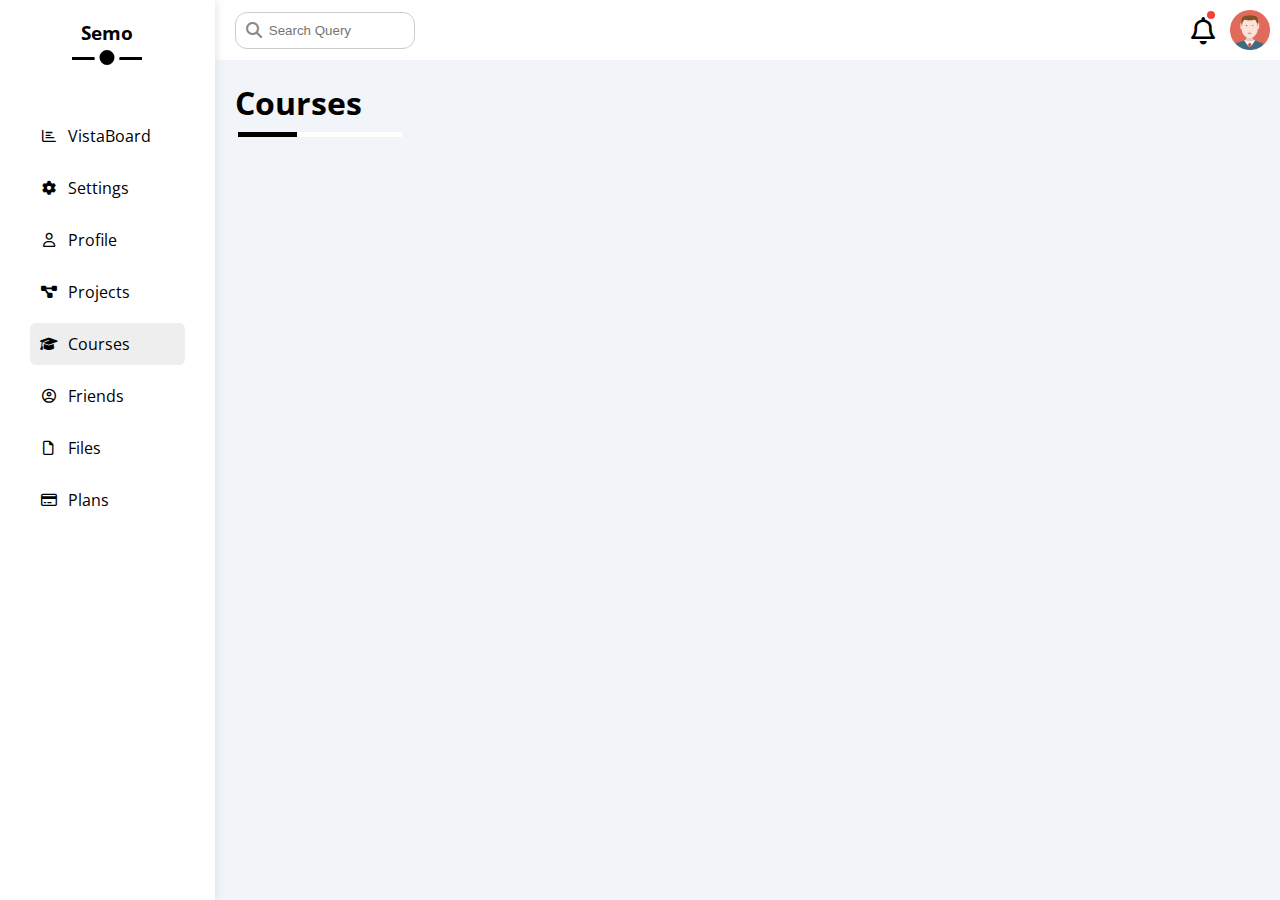
<file: courses.html>
<!doctype html>
<html lang="en">
  <head>
    <meta charset="UTF-8" />
    <meta name="viewport" content="width=device-width, initial-scale=1.0" />

    <!-- CSS Area -->
    <link rel="stylesheet" href="css/framework.css" />
    <link rel="stylesheet" href="css/main.css" />
    <link rel="stylesheet" href="css/all.min.css" />

    <!-- Google Fonts -->
    <link rel="preconnect" href="https://fonts.googleapis.com" />
    <link rel="preconnect" href="https://fonts.gstatic.com" crossorigin />
    <link
      href="https://fonts.googleapis.com/css2?family=Open+Sans:wght@300;500&display=swap"
      rel="stylesheet"
    />

    <title>Courses</title>
  </head>
  <body>
    <div class="page display-flex">
      <div class="sidebar background-color-white padding-20 position-relative">
        <h3 class="position-relative text-align-center margin-top-0">Semo</h3>
        <ul>
          <li>
            <a
              class="display-flex align-items-center font-size-14 color-black border-radius-6 padding-10"
              href="index.html"
            >
              <i class="fa-regular fa-chart-bar fa-fw"></i>
              <span class="hide-element-mobile">VistaBoard</span>
            </a>
          </li>
          <li>
            <a
              class="display-flex align-items-center font-size-14 color-black border-radius-6 padding-10"
              href="settings.html"
            >
              <i class="fa-solid fa-gear fa-fw"></i>
              <span class="hide-element-mobile">Settings</span>
            </a>
          </li>
          <li>
            <a
              class="display-flex align-items-center font-size-14 color-black border-radius-6 padding-10"
              href="profile.html"
            >
              <i class="fa-regular fa-user fa-fw"></i>
              <span class="hide-element-mobile">Profile</span>
            </a>
          </li>
          <li>
            <a
              class="display-flex align-items-center font-size-14 color-black border-radius-6 padding-10"
              href="projects.html"
            >
              <i class="fa-solid fa-diagram-project fa-fw"></i>
              <span class="hide-element-mobile">Projects</span>
            </a>
          </li>
          <li>
            <a
              class="active display-flex align-items-center font-size-14 color-black border-radius-6 padding-10"
              href="courses.html"
            >
              <i class="fa-solid fa-graduation-cap fa-fw"></i>
              <span class="hide-element-mobile">Courses</span>
            </a>
          </li>
          <li>
            <a
              class="display-flex align-items-center font-size-14 color-black border-radius-6 padding-10"
              href="friends.html"
            >
              <i class="fa-regular fa-circle-user fa-fw"></i>
              <span class="hide-element-mobile">Friends</span>
            </a>
          </li>
          <li>
            <a
              class="display-flex align-items-center font-size-14 color-black border-radius-6 padding-10"
              href="files.html"
            >
              <i class="fa-regular fa-file fa-fw"></i>
              <span class="hide-element-mobile">Files</span>
            </a>
          </li>
          <li>
            <a
              class="display-flex align-items-center font-size-14 color-black border-radius-6 padding-10"
              href="plans.html"
            >
              <i class="fa-regular fa-credit-card fa-fw"></i>
              <span class="hide-element-mobile">Plans</span>
            </a>
          </li>
        </ul>
      </div>
      <div class="content width-full overflow-hidden">
        <!-- Start Header -->
        <div
          class="header background-color-white space-between-flex padding-10"
        >
          <div class="search-area position-relative">
            <input
              type="search"
              class="padding-10"
              placeholder="Search Query"
            />
          </div>
          <div class="header-icons display-flex align-items-center">
            <span class="notification-center position-relative">
              <i class="fa-regular fa-bell fa-lg"></i>
            </span>
            <img src="assets/images/avatar.png" alt="" class="profile-avatar" />
          </div>
        </div>
        <!-- End Header -->

        <h1 class="position-relative">Courses</h1>
      </div>
    </div>
  </body>
</html>
</file>
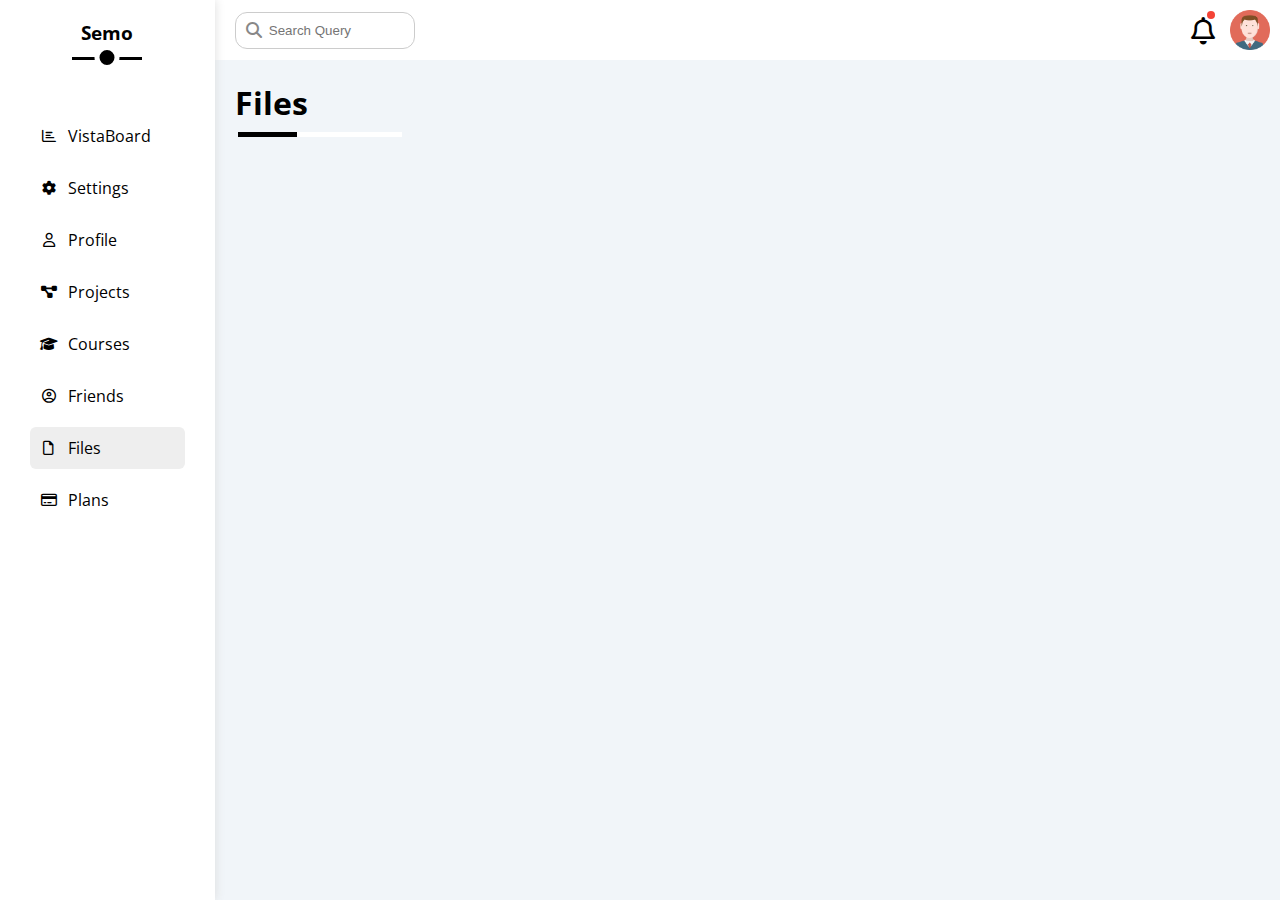
<file: files.html>
<!doctype html>
<html lang="en">
  <head>
    <meta charset="UTF-8" />
    <meta name="viewport" content="width=device-width, initial-scale=1.0" />

    <!-- CSS Area -->
    <link rel="stylesheet" href="css/framework.css" />
    <link rel="stylesheet" href="css/main.css" />
    <link rel="stylesheet" href="css/all.min.css" />

    <!-- Google Fonts -->
    <link rel="preconnect" href="https://fonts.googleapis.com" />
    <link rel="preconnect" href="https://fonts.gstatic.com" crossorigin />
    <link
      href="https://fonts.googleapis.com/css2?family=Open+Sans:wght@300;500&display=swap"
      rel="stylesheet"
    />

    <title>Files</title>
  </head>
  <body>
    <div class="page display-flex">
      <div class="sidebar background-color-white padding-20 position-relative">
        <h3 class="position-relative text-align-center margin-top-0">Semo</h3>
        <ul>
          <li>
            <a
              class="display-flex align-items-center font-size-14 color-black border-radius-6 padding-10"
              href="index.html"
            >
              <i class="fa-regular fa-chart-bar fa-fw"></i>
              <span class="hide-element-mobile">VistaBoard</span>
            </a>
          </li>
          <li>
            <a
              class="display-flex align-items-center font-size-14 color-black border-radius-6 padding-10"
              href="settings.html"
            >
              <i class="fa-solid fa-gear fa-fw"></i>
              <span class="hide-element-mobile">Settings</span>
            </a>
          </li>
          <li>
            <a
              class="display-flex align-items-center font-size-14 color-black border-radius-6 padding-10"
              href="profile.html"
            >
              <i class="fa-regular fa-user fa-fw"></i>
              <span class="hide-element-mobile">Profile</span>
            </a>
          </li>
          <li>
            <a
              class="display-flex align-items-center font-size-14 color-black border-radius-6 padding-10"
              href="projects.html"
            >
              <i class="fa-solid fa-diagram-project fa-fw"></i>
              <span class="hide-element-mobile">Projects</span>
            </a>
          </li>
          <li>
            <a
              class="display-flex align-items-center font-size-14 color-black border-radius-6 padding-10"
              href="courses.html"
            >
              <i class="fa-solid fa-graduation-cap fa-fw"></i>
              <span class="hide-element-mobile">Courses</span>
            </a>
          </li>
          <li>
            <a
              class="display-flex align-items-center font-size-14 color-black border-radius-6 padding-10"
              href="friends.html"
            >
              <i class="fa-regular fa-circle-user fa-fw"></i>
              <span class="hide-element-mobile">Friends</span>
            </a>
          </li>
          <li>
            <a
              class="active display-flex align-items-center font-size-14 color-black border-radius-6 padding-10"
              href="files.html"
            >
              <i class="fa-regular fa-file fa-fw"></i>
              <span class="hide-element-mobile">Files</span>
            </a>
          </li>
          <li>
            <a
              class="display-flex align-items-center font-size-14 color-black border-radius-6 padding-10"
              href="plans.html"
            >
              <i class="fa-regular fa-credit-card fa-fw"></i>
              <span class="hide-element-mobile">Plans</span>
            </a>
          </li>
        </ul>
      </div>
      <div class="content width-full overflow-hidden">
        <!-- Start Header -->
        <div
          class="header background-color-white space-between-flex padding-10"
        >
          <div class="search-area position-relative">
            <input
              type="search"
              class="padding-10"
              placeholder="Search Query"
            />
          </div>
          <div class="header-icons display-flex align-items-center">
            <span class="notification-center position-relative">
              <i class="fa-regular fa-bell fa-lg"></i>
            </span>
            <img src="assets/images/avatar.png" alt="" class="profile-avatar" />
          </div>
        </div>
        <!-- End Header -->

        <h1 class="position-relative">Files</h1>
      </div>
    </div>
  </body>
</html>
</file>
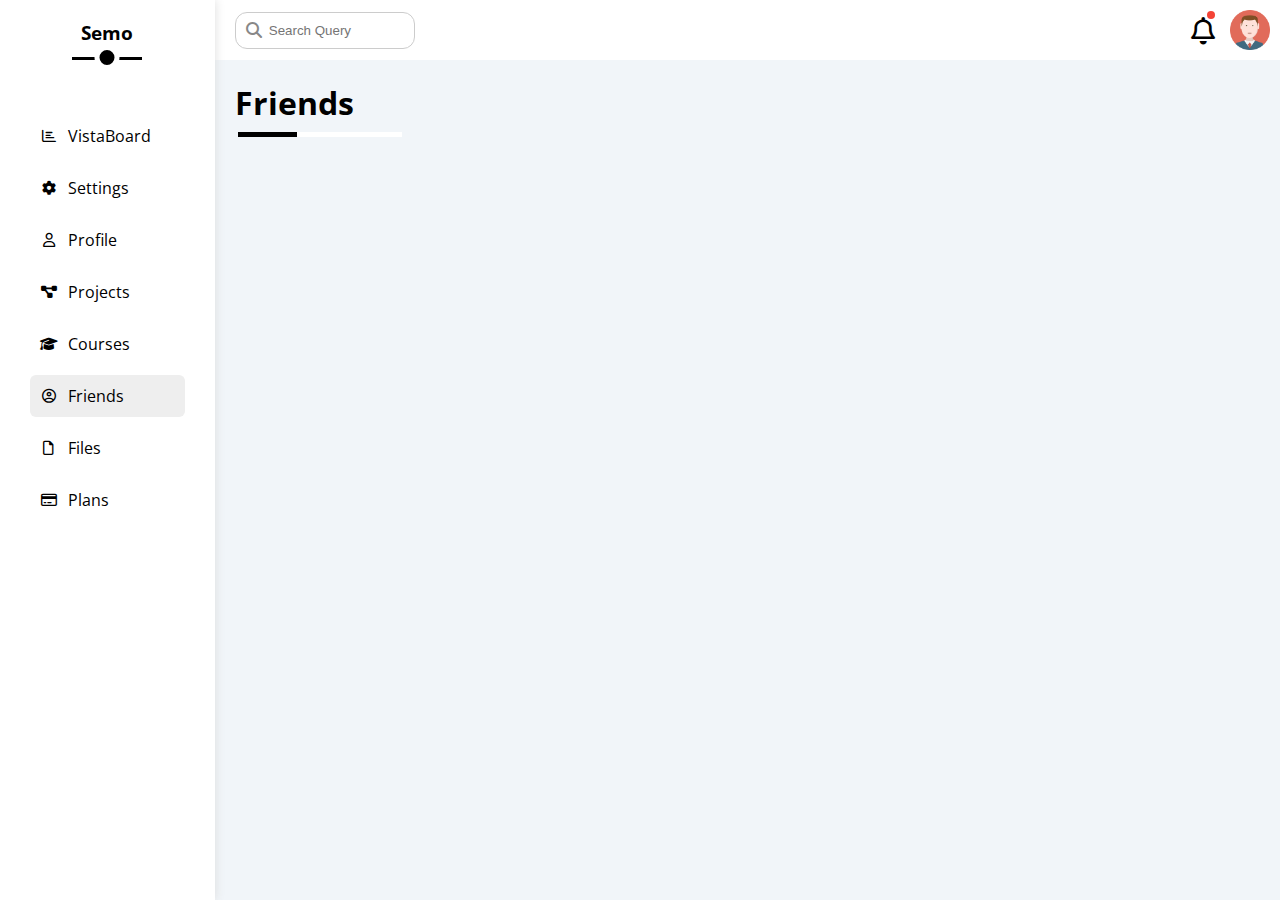
<file: friends.html>
<!doctype html>
<html lang="en">
  <head>
    <meta charset="UTF-8" />
    <meta name="viewport" content="width=device-width, initial-scale=1.0" />

    <!-- CSS Area -->
    <link rel="stylesheet" href="css/framework.css" />
    <link rel="stylesheet" href="css/main.css" />
    <link rel="stylesheet" href="css/all.min.css" />

    <!-- Google Fonts -->
    <link rel="preconnect" href="https://fonts.googleapis.com" />
    <link rel="preconnect" href="https://fonts.gstatic.com" crossorigin />
    <link
      href="https://fonts.googleapis.com/css2?family=Open+Sans:wght@300;500&display=swap"
      rel="stylesheet"
    />

    <title>Friends</title>
  </head>
  <body>
    <div class="page display-flex">
      <div class="sidebar background-color-white padding-20 position-relative">
        <h3 class="position-relative text-align-center margin-top-0">Semo</h3>
        <ul>
          <li>
            <a
              class="display-flex align-items-center font-size-14 color-black border-radius-6 padding-10"
              href="index.html"
            >
              <i class="fa-regular fa-chart-bar fa-fw"></i>
              <span class="hide-element-mobile">VistaBoard</span>
            </a>
          </li>
          <li>
            <a
              class="display-flex align-items-center font-size-14 color-black border-radius-6 padding-10"
              href="settings.html"
            >
              <i class="fa-solid fa-gear fa-fw"></i>
              <span class="hide-element-mobile">Settings</span>
            </a>
          </li>
          <li>
            <a
              class="display-flex align-items-center font-size-14 color-black border-radius-6 padding-10"
              href="profile.html"
            >
              <i class="fa-regular fa-user fa-fw"></i>
              <span class="hide-element-mobile">Profile</span>
            </a>
          </li>
          <li>
            <a
              class="display-flex align-items-center font-size-14 color-black border-radius-6 padding-10"
              href="projects.html"
            >
              <i class="fa-solid fa-diagram-project fa-fw"></i>
              <span class="hide-element-mobile">Projects</span>
            </a>
          </li>
          <li>
            <a
              class="display-flex align-items-center font-size-14 color-black border-radius-6 padding-10"
              href="courses.html"
            >
              <i class="fa-solid fa-graduation-cap fa-fw"></i>
              <span class="hide-element-mobile">Courses</span>
            </a>
          </li>
          <li>
            <a
              class="active display-flex align-items-center font-size-14 color-black border-radius-6 padding-10"
              href="friends.html"
            >
              <i class="fa-regular fa-circle-user fa-fw"></i>
              <span class="hide-element-mobile">Friends</span>
            </a>
          </li>
          <li>
            <a
              class="display-flex align-items-center font-size-14 color-black border-radius-6 padding-10"
              href="files.html"
            >
              <i class="fa-regular fa-file fa-fw"></i>
              <span class="hide-element-mobile">Files</span>
            </a>
          </li>
          <li>
            <a
              class="display-flex align-items-center font-size-14 color-black border-radius-6 padding-10"
              href="plans.html"
            >
              <i class="fa-regular fa-credit-card fa-fw"></i>
              <span class="hide-element-mobile">Plans</span>
            </a>
          </li>
        </ul>
      </div>
      <div class="content width-full overflow-hidden">
        <!-- Start Header -->
        <div
          class="header background-color-white space-between-flex padding-10"
        >
          <div class="search-area position-relative">
            <input
              type="search"
              class="padding-10"
              placeholder="Search Query"
            />
          </div>
          <div class="header-icons display-flex align-items-center">
            <span class="notification-center position-relative">
              <i class="fa-regular fa-bell fa-lg"></i>
            </span>
            <img src="assets/images/avatar.png" alt="" class="profile-avatar" />
          </div>
        </div>
        <!-- End Header -->

        <h1 class="position-relative">Friends</h1>
      </div>
    </div>
  </body>
</html>
</file>
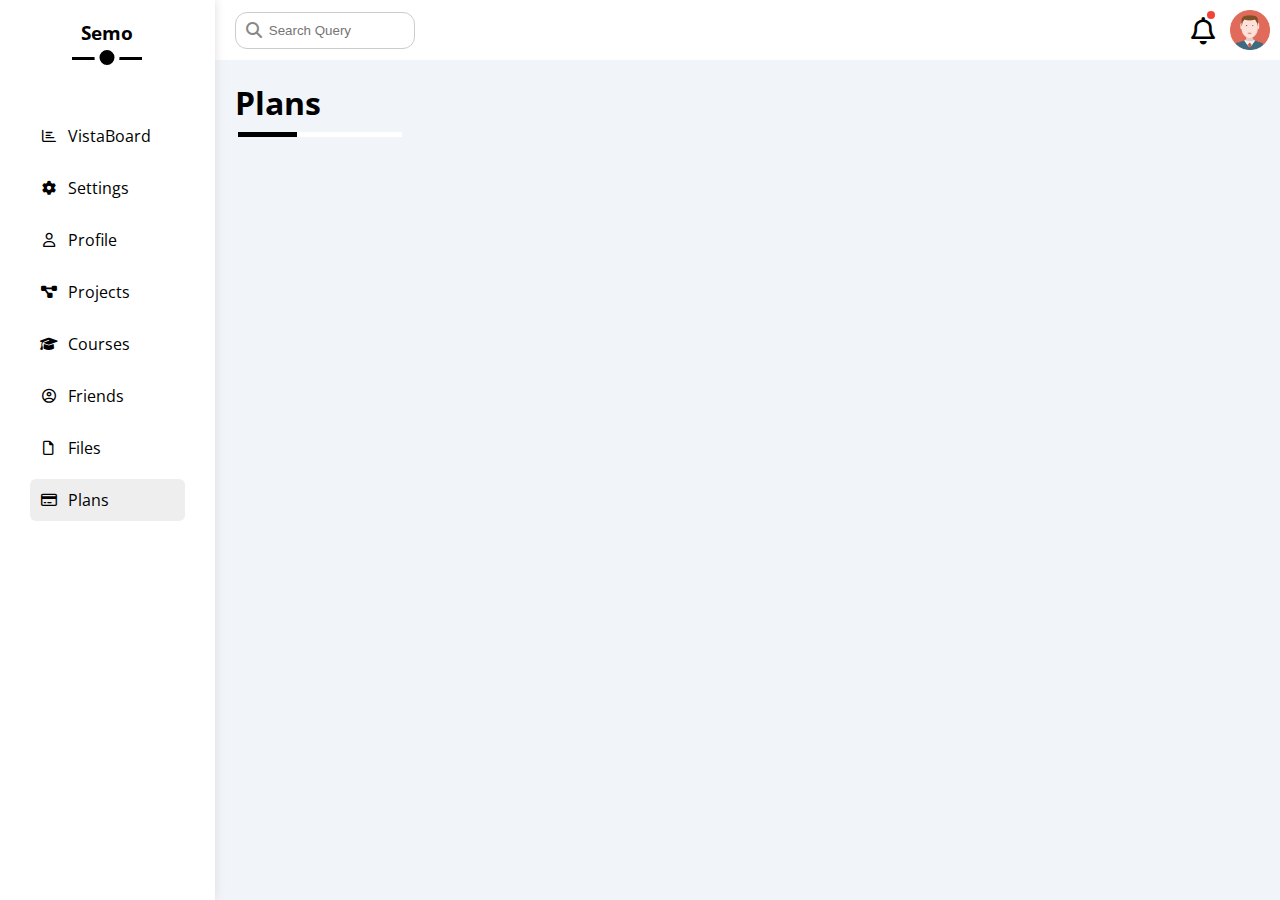
<file: plans.html>
<!doctype html>
<html lang="en">
  <head>
    <meta charset="UTF-8" />
    <meta name="viewport" content="width=device-width, initial-scale=1.0" />

    <!-- CSS Area -->
    <link rel="stylesheet" href="css/framework.css" />
    <link rel="stylesheet" href="css/main.css" />
    <link rel="stylesheet" href="css/all.min.css" />

    <!-- Google Fonts -->
    <link rel="preconnect" href="https://fonts.googleapis.com" />
    <link rel="preconnect" href="https://fonts.gstatic.com" crossorigin />
    <link
      href="https://fonts.googleapis.com/css2?family=Open+Sans:wght@300;500&display=swap"
      rel="stylesheet"
    />

    <title>Plans</title>
  </head>
  <body>
    <div class="page display-flex">
      <div class="sidebar background-color-white padding-20 position-relative">
        <h3 class="position-relative text-align-center margin-top-0">Semo</h3>
        <ul>
          <li>
            <a
              class="display-flex align-items-center font-size-14 color-black border-radius-6 padding-10"
              href="index.html"
            >
              <i class="fa-regular fa-chart-bar fa-fw"></i>
              <span class="hide-element-mobile">VistaBoard</span>
            </a>
          </li>
          <li>
            <a
              class="display-flex align-items-center font-size-14 color-black border-radius-6 padding-10"
              href="settings.html"
            >
              <i class="fa-solid fa-gear fa-fw"></i>
              <span class="hide-element-mobile">Settings</span>
            </a>
          </li>
          <li>
            <a
              class="display-flex align-items-center font-size-14 color-black border-radius-6 padding-10"
              href="profile.html"
            >
              <i class="fa-regular fa-user fa-fw"></i>
              <span class="hide-element-mobile">Profile</span>
            </a>
          </li>
          <li>
            <a
              class="display-flex align-items-center font-size-14 color-black border-radius-6 padding-10"
              href="projects.html"
            >
              <i class="fa-solid fa-diagram-project fa-fw"></i>
              <span class="hide-element-mobile">Projects</span>
            </a>
          </li>
          <li>
            <a
              class="display-flex align-items-center font-size-14 color-black border-radius-6 padding-10"
              href="courses.html"
            >
              <i class="fa-solid fa-graduation-cap fa-fw"></i>
              <span class="hide-element-mobile">Courses</span>
            </a>
          </li>
          <li>
            <a
              class="display-flex align-items-center font-size-14 color-black border-radius-6 padding-10"
              href="friends.html"
            >
              <i class="fa-regular fa-circle-user fa-fw"></i>
              <span class="hide-element-mobile">Friends</span>
            </a>
          </li>
          <li>
            <a
              class="display-flex align-items-center font-size-14 color-black border-radius-6 padding-10"
              href="files.html"
            >
              <i class="fa-regular fa-file fa-fw"></i>
              <span class="hide-element-mobile">Files</span>
            </a>
          </li>
          <li>
            <a
              class="active display-flex align-items-center font-size-14 color-black border-radius-6 padding-10"
              href="plans.html"
            >
              <i class="fa-regular fa-credit-card fa-fw"></i>
              <span class="hide-element-mobile">Plans</span>
            </a>
          </li>
        </ul>
      </div>
      <div class="content width-full overflow-hidden">
        <!-- Start Header -->
        <div
          class="header background-color-white space-between-flex padding-10"
        >
          <div class="search-area position-relative">
            <input
              type="search"
              class="padding-10"
              placeholder="Search Query"
            />
          </div>
          <div class="header-icons display-flex align-items-center">
            <span class="notification-center position-relative">
              <i class="fa-regular fa-bell fa-lg"></i>
            </span>
            <img src="assets/images/avatar.png" alt="" class="profile-avatar" />
          </div>
        </div>
        <!-- End Header -->

        <h1 class="position-relative">Plans</h1>
      </div>
    </div>
  </body>
</html>
</file>
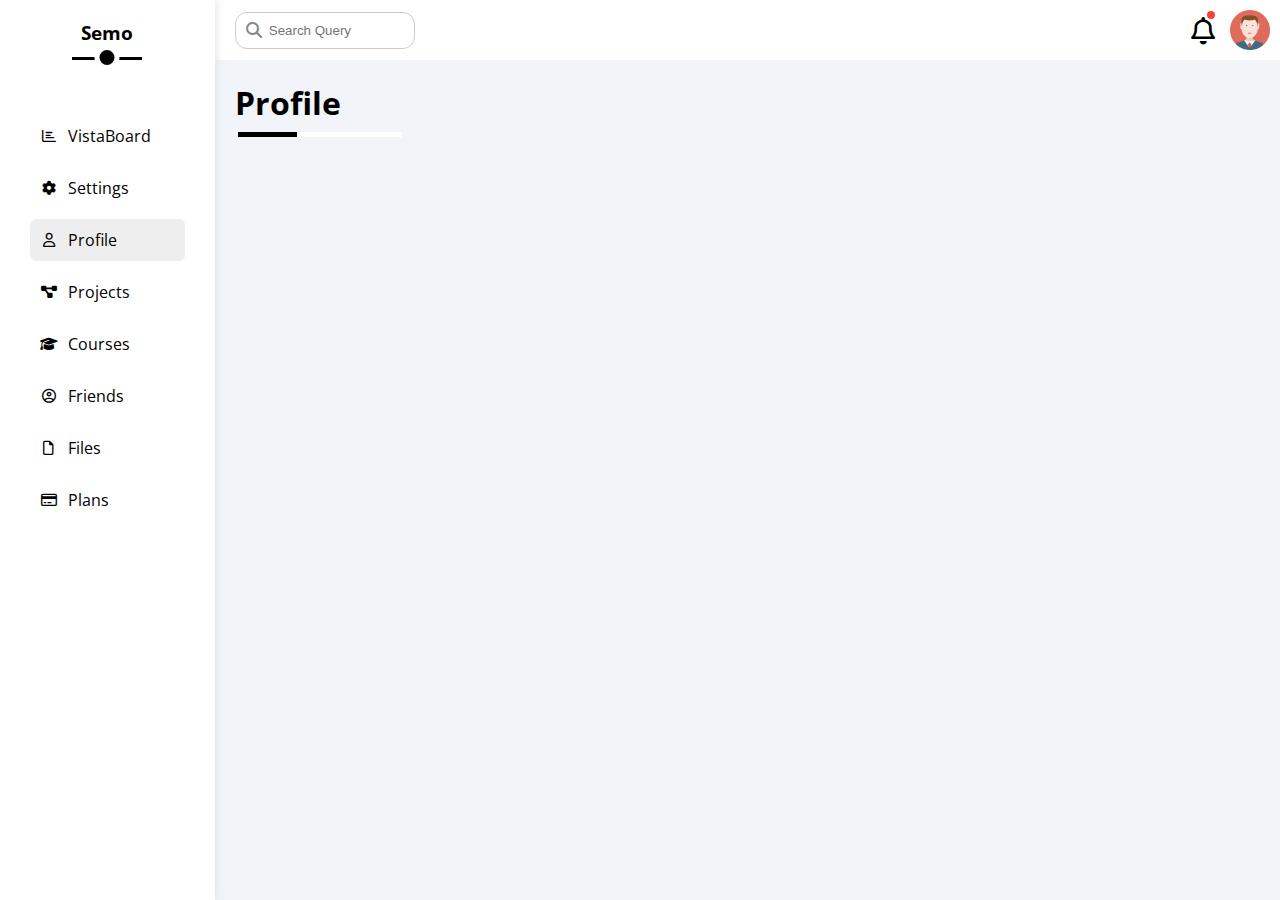
<file: profile.html>
<!doctype html>
<html lang="en">
  <head>
    <meta charset="UTF-8" />
    <meta name="viewport" content="width=device-width, initial-scale=1.0" />

    <!-- CSS Area -->
    <link rel="stylesheet" href="css/framework.css" />
    <link rel="stylesheet" href="css/main.css" />
    <link rel="stylesheet" href="css/all.min.css" />

    <!-- Google Fonts -->
    <link rel="preconnect" href="https://fonts.googleapis.com" />
    <link rel="preconnect" href="https://fonts.gstatic.com" crossorigin />
    <link
      href="https://fonts.googleapis.com/css2?family=Open+Sans:wght@300;500&display=swap"
      rel="stylesheet"
    />

    <title>Profile</title>
  </head>
  <body>
    <div class="page display-flex">
      <div class="sidebar background-color-white padding-20 position-relative">
        <h3 class="position-relative text-align-center margin-top-0">Semo</h3>
        <ul>
          <li>
            <a
              class="display-flex align-items-center font-size-14 color-black border-radius-6 padding-10"
              href="index.html"
            >
              <i class="fa-regular fa-chart-bar fa-fw"></i>
              <span class="hide-element-mobile">VistaBoard</span>
            </a>
          </li>
          <li>
            <a
              class="display-flex align-items-center font-size-14 color-black border-radius-6 padding-10"
              href="settings.html"
            >
              <i class="fa-solid fa-gear fa-fw"></i>
              <span class="hide-element-mobile">Settings</span>
            </a>
          </li>
          <li>
            <a
              class="active display-flex align-items-center font-size-14 color-black border-radius-6 padding-10"
              href="profile.html"
            >
              <i class="fa-regular fa-user fa-fw"></i>
              <span class="hide-element-mobile">Profile</span>
            </a>
          </li>
          <li>
            <a
              class="display-flex align-items-center font-size-14 color-black border-radius-6 padding-10"
              href="projects.html"
            >
              <i class="fa-solid fa-diagram-project fa-fw"></i>
              <span class="hide-element-mobile">Projects</span>
            </a>
          </li>
          <li>
            <a
              class="display-flex align-items-center font-size-14 color-black border-radius-6 padding-10"
              href="courses.html"
            >
              <i class="fa-solid fa-graduation-cap fa-fw"></i>
              <span class="hide-element-mobile">Courses</span>
            </a>
          </li>
          <li>
            <a
              class="display-flex align-items-center font-size-14 color-black border-radius-6 padding-10"
              href="friends.html"
            >
              <i class="fa-regular fa-circle-user fa-fw"></i>
              <span class="hide-element-mobile">Friends</span>
            </a>
          </li>
          <li>
            <a
              class="display-flex align-items-center font-size-14 color-black border-radius-6 padding-10"
              href="files.html"
            >
              <i class="fa-regular fa-file fa-fw"></i>
              <span class="hide-element-mobile">Files</span>
            </a>
          </li>
          <li>
            <a
              class="display-flex align-items-center font-size-14 color-black border-radius-6 padding-10"
              href="plans.html"
            >
              <i class="fa-regular fa-credit-card fa-fw"></i>
              <span class="hide-element-mobile">Plans</span>
            </a>
          </li>
        </ul>
      </div>
      <div class="content width-full overflow-hidden">
        <!-- Start Header -->
        <div
          class="header background-color-white space-between-flex padding-10"
        >
          <div class="search-area position-relative">
            <input
              type="search"
              class="padding-10"
              placeholder="Search Query"
            />
          </div>
          <div class="header-icons display-flex align-items-center">
            <span class="notification-center position-relative">
              <i class="fa-regular fa-bell fa-lg"></i>
            </span>
            <img src="assets/images/avatar.png" alt="" class="profile-avatar" />
          </div>
        </div>
        <!-- End Header -->

        <h1 class="position-relative">Profile</h1>
      </div>
    </div>
  </body>
</html>
</file>
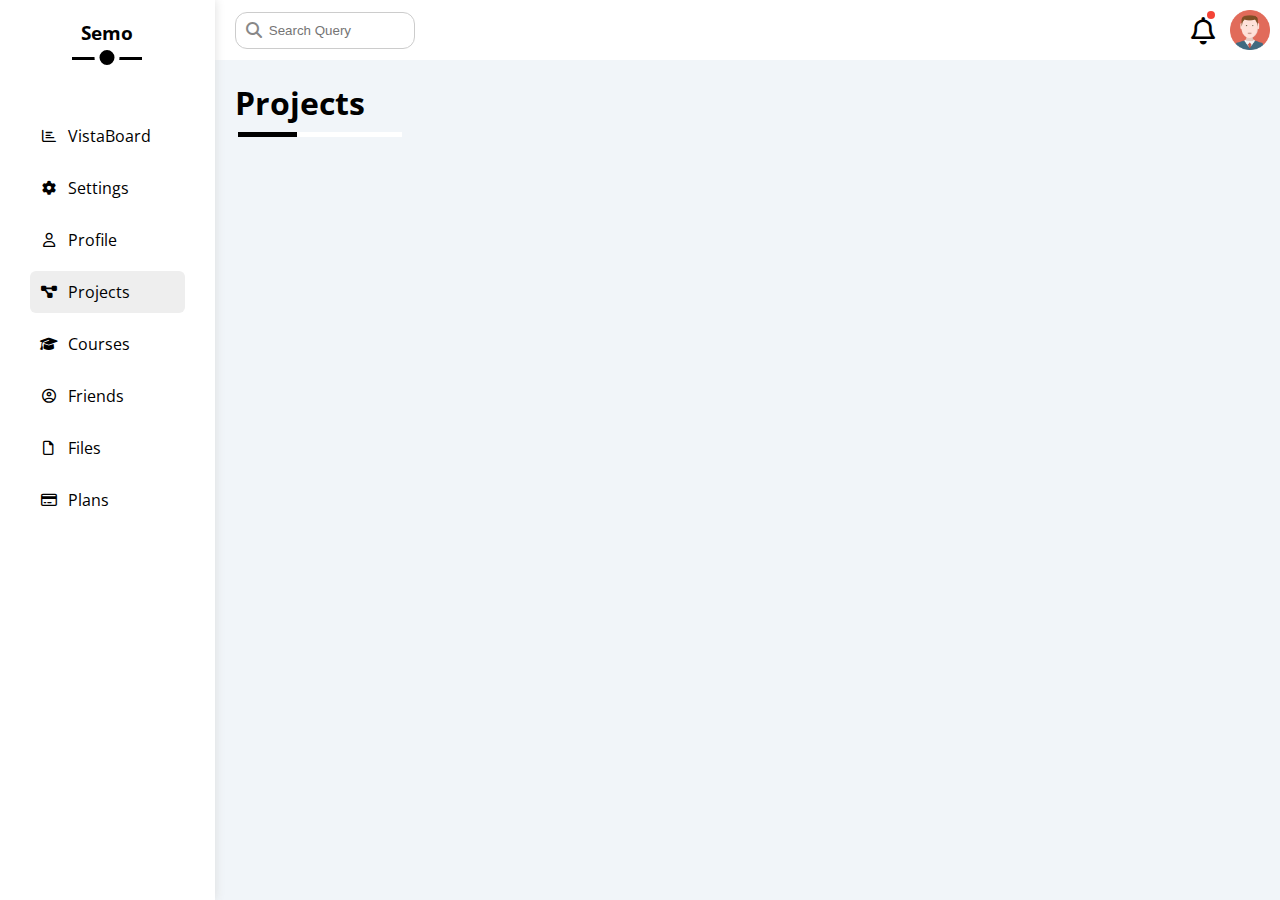
<file: projects.html>
<!doctype html>
<html lang="en">
  <head>
    <meta charset="UTF-8" />
    <meta name="viewport" content="width=device-width, initial-scale=1.0" />

    <!-- CSS Area -->
    <link rel="stylesheet" href="css/framework.css" />
    <link rel="stylesheet" href="css/main.css" />
    <link rel="stylesheet" href="css/all.min.css" />

    <!-- Google Fonts -->
    <link rel="preconnect" href="https://fonts.googleapis.com" />
    <link rel="preconnect" href="https://fonts.gstatic.com" crossorigin />
    <link
      href="https://fonts.googleapis.com/css2?family=Open+Sans:wght@300;500&display=swap"
      rel="stylesheet"
    />

    <title>Projects</title>
  </head>
  <body>
    <div class="page display-flex">
      <div class="sidebar background-color-white padding-20 position-relative">
        <h3 class="position-relative text-align-center margin-top-0">Semo</h3>
        <ul>
          <li>
            <a
              class="display-flex align-items-center font-size-14 color-black border-radius-6 padding-10"
              href="index.html"
            >
              <i class="fa-regular fa-chart-bar fa-fw"></i>
              <span class="hide-element-mobile">VistaBoard</span>
            </a>
          </li>
          <li>
            <a
              class="display-flex align-items-center font-size-14 color-black border-radius-6 padding-10"
              href="settings.html"
            >
              <i class="fa-solid fa-gear fa-fw"></i>
              <span class="hide-element-mobile">Settings</span>
            </a>
          </li>
          <li>
            <a
              class="display-flex align-items-center font-size-14 color-black border-radius-6 padding-10"
              href="profile.html"
            >
              <i class="fa-regular fa-user fa-fw"></i>
              <span class="hide-element-mobile">Profile</span>
            </a>
          </li>
          <li>
            <a
              class="active display-flex align-items-center font-size-14 color-black border-radius-6 padding-10"
              href="projects.html"
            >
              <i class="fa-solid fa-diagram-project fa-fw"></i>
              <span class="hide-element-mobile">Projects</span>
            </a>
          </li>
          <li>
            <a
              class="display-flex align-items-center font-size-14 color-black border-radius-6 padding-10"
              href="courses.html"
            >
              <i class="fa-solid fa-graduation-cap fa-fw"></i>
              <span class="hide-element-mobile">Courses</span>
            </a>
          </li>
          <li>
            <a
              class="display-flex align-items-center font-size-14 color-black border-radius-6 padding-10"
              href="friends.html"
            >
              <i class="fa-regular fa-circle-user fa-fw"></i>
              <span class="hide-element-mobile">Friends</span>
            </a>
          </li>
          <li>
            <a
              class="display-flex align-items-center font-size-14 color-black border-radius-6 padding-10"
              href="files.html"
            >
              <i class="fa-regular fa-file fa-fw"></i>
              <span class="hide-element-mobile">Files</span>
            </a>
          </li>
          <li>
            <a
              class="display-flex align-items-center font-size-14 color-black border-radius-6 padding-10"
              href="plans.html"
            >
              <i class="fa-regular fa-credit-card fa-fw"></i>
              <span class="hide-element-mobile">Plans</span>
            </a>
          </li>
        </ul>
      </div>
      <div class="content width-full overflow-hidden">
        <!-- Start Header -->
        <div
          class="header background-color-white space-between-flex padding-10"
        >
          <div class="search-area position-relative">
            <input
              type="search"
              class="padding-10"
              placeholder="Search Query"
            />
          </div>
          <div class="header-icons display-flex align-items-center">
            <span class="notification-center position-relative">
              <i class="fa-regular fa-bell fa-lg"></i>
            </span>
            <img src="assets/images/avatar.png" alt="" class="profile-avatar" />
          </div>
        </div>
        <!-- End Header -->

        <h1 class="position-relative">Projects</h1>
      </div>
    </div>
  </body>
</html>
</file>
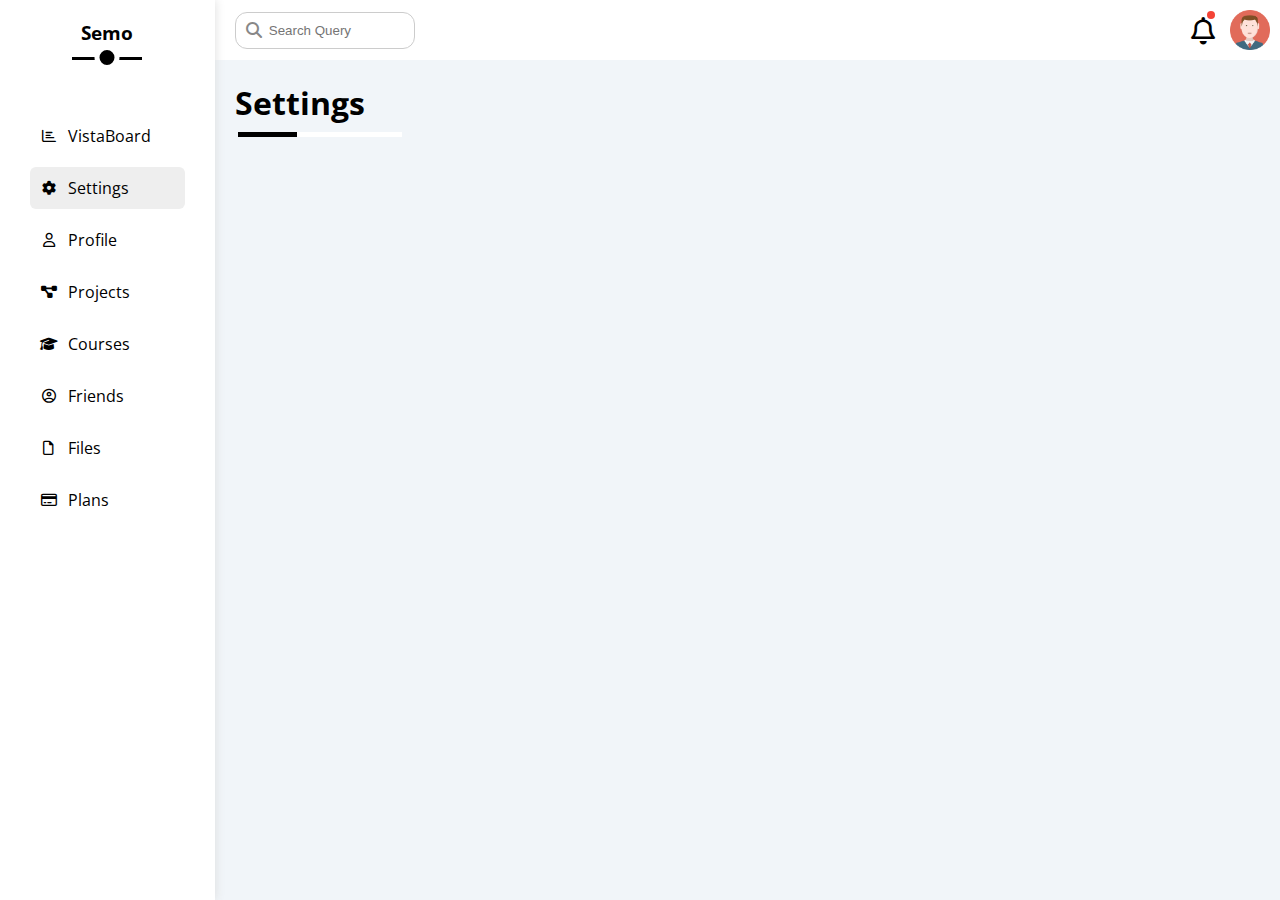
<file: settings.html>
<!doctype html>
<html lang="en">
  <head>
    <meta charset="UTF-8" />
    <meta name="viewport" content="width=device-width, initial-scale=1.0" />

    <!-- CSS Area -->
    <link rel="stylesheet" href="css/framework.css" />
    <link rel="stylesheet" href="css/main.css" />
    <link rel="stylesheet" href="css/all.min.css" />

    <!-- Google Fonts -->
    <link rel="preconnect" href="https://fonts.googleapis.com" />
    <link rel="preconnect" href="https://fonts.gstatic.com" crossorigin />
    <link
      href="https://fonts.googleapis.com/css2?family=Open+Sans:wght@300;500&display=swap"
      rel="stylesheet"
    />

    <title>Settings</title>
  </head>
  <body>
    <div class="page display-flex">
      <div class="sidebar background-color-white padding-20 position-relative">
        <h3 class="position-relative text-align-center margin-top-0">Semo</h3>
        <ul>
          <li>
            <a
              class="display-flex align-items-center font-size-14 color-black border-radius-6 padding-10"
              href="index.html"
            >
              <i class="fa-regular fa-chart-bar fa-fw"></i>
              <span class="hide-element-mobile">VistaBoard</span>
            </a>
          </li>
          <li>
            <a
              class="active display-flex align-items-center font-size-14 color-black border-radius-6 padding-10"
              href="settings.html"
            >
              <i class="fa-solid fa-gear fa-fw"></i>
              <span class="hide-element-mobile">Settings</span>
            </a>
          </li>
          <li>
            <a
              class="display-flex align-items-center font-size-14 color-black border-radius-6 padding-10"
              href="profile.html"
            >
              <i class="fa-regular fa-user fa-fw"></i>
              <span class="hide-element-mobile">Profile</span>
            </a>
          </li>
          <li>
            <a
              class="display-flex align-items-center font-size-14 color-black border-radius-6 padding-10"
              href="projects.html"
            >
              <i class="fa-solid fa-diagram-project fa-fw"></i>
              <span class="hide-element-mobile">Projects</span>
            </a>
          </li>
          <li>
            <a
              class="display-flex align-items-center font-size-14 color-black border-radius-6 padding-10"
              href="courses.html"
            >
              <i class="fa-solid fa-graduation-cap fa-fw"></i>
              <span class="hide-element-mobile">Courses</span>
            </a>
          </li>
          <li>
            <a
              class="display-flex align-items-center font-size-14 color-black border-radius-6 padding-10"
              href="friends.html"
            >
              <i class="fa-regular fa-circle-user fa-fw"></i>
              <span class="hide-element-mobile">Friends</span>
            </a>
          </li>
          <li>
            <a
              class="display-flex align-items-center font-size-14 color-black border-radius-6 padding-10"
              href="files.html"
            >
              <i class="fa-regular fa-file fa-fw"></i>
              <span class="hide-element-mobile">Files</span>
            </a>
          </li>
          <li>
            <a
              class="display-flex align-items-center font-size-14 color-black border-radius-6 padding-10"
              href="plans.html"
            >
              <i class="fa-regular fa-credit-card fa-fw"></i>
              <span class="hide-element-mobile">Plans</span>
            </a>
          </li>
        </ul>
      </div>
      <div class="content width-full overflow-hidden">
        <!-- Start Header -->
        <div
          class="header background-color-white space-between-flex padding-10"
        >
          <div class="search-area position-relative">
            <input
              type="search"
              class="padding-10"
              placeholder="Search Query"
            />
          </div>
          <div class="header-icons display-flex align-items-center">
            <span class="notification-center position-relative">
              <i class="fa-regular fa-bell fa-lg"></i>
            </span>
            <img src="assets/images/avatar.png" alt="" class="profile-avatar" />
          </div>
        </div>
        <!-- End Header -->

        <h1 class="position-relative">Settings</h1>


      </div>
    </div>
  </body>
</html>
</file>
<file: css/framework.css>
/*! Start Padding & Margin */
/*? Start Padding */
/*?Padding 0 */
.padding-0 {
  padding: 0px;
}
.padding-top-0 {
  padding-top: 0px;
}
.padding-right-0 {
  padding-right: 0px;
}
.pb-0 {
  padding-bottom: 0px;
}
.padding-left-0 {
  padding-left: 0px;
}

/*?Padding 10 */
.padding-10 {
  padding: 10px;
}
.padding-top-10 {
  padding-top: 10px;
}
.padding-right-10 {
  padding-right: 10px;
}
.pb-10 {
  padding-bottom: 10px;
}
.padding-left-10 {
  padding-left: 10px;
}

/*?Padding 20 */
.padding-20 {
  padding: 20px;
}
.padding-top-20 {
  padding-top: 20px;
}
.padding-right-20 {
  padding-right: 20px;
}
.padding-bottom-20 {
  padding-bottom: 20px;
}
.padding-left-20 {
  padding-left: 20px;
}
/*? End Padding */

/*? Start Margin */
/*? Margin 0 */
.margin-0 {
  margin: 0;
}
.margin-top-0 {
  margin-top: 0;
}
.margin-right-0 {
  margin-right: 0;
}
.margin-bottom-0 {
  margin-bottom: 0;
}
.margin-left-0 {
  margin-left: 0;
}

/*? Margin 10 */
.margin-10 {
  margin: 10px;
}
.margin-top-10 {
  margin-top: 10px;
}
.margin-right-10 {
  margin-right: 10px;
}
.margin-bottom-10 {
  margin-bottom: 10px;
}
.margin-left-10 {
  margin-left: 10px;
}

/*? Margin 20 */
.margin-20 {
  margin: 20px;
}
.margin-top-20 {
  margin-top: 20px;
}
.margin-right-20 {
  margin-right: 20px;
}
.margin-bottom-20 {
  margin-bottom: 20px;
}
.margin-left-20 {
  margin-left: 20px;
}
/*? End Margin */
/*! End Padding & Margin */

/*! Start Colors */
/*? Background Colors */
.background-color-eee {
  background-color: #eee;
}
.background-color-white {
  background-color: white;
}

/*? Font Colors */
.color-black {
  color: black;
}
/*! End Colors */

.border-radius-6 {
  border-radius: 6px;
}

/*! Start Layout Box */
.display-flex {
  display: flex;
}
.align-items-start {
  align-items: start;
}
.align-items-center {
  align-items: center;
}
.align-items-end {
  align-items: end;
}
/*! End Layout Box */

/*! Start Position */
.position-relative {
  position: relative;
}

.position-absolute {
  position: absolute;
}
/*! End Position */

/*! Start Size Measurements */
/*? Width */
.width-full {
  width: 100%;
}
.width-50 {
  width: 50%;
}
.width-25 {
  width: 25%;
}

/*? Height */
.height-full {
  height: 100%;
}
.height-50 {
  height: 50%;
}
.height-25 {
  height: 25%;
}

/*! End Size Measurements */

/*! Start Text & Font */
/*? Text Alignment */
.text-align-right {
  text-align: right;
}
.text-align-center {
  text-align: center;
}
.text-align-left {
  text-align: left;
}

/*? Font Size */
.font-size-14 {
  font-size: 14px;
}
.font-size-16 {
  font-size: 16px;
}
.font-size-18 {
  font-size: 18px;
}
.font-size-20 {
  font-size: 20px;
}
.font-size-22 {
  font-size: 22px;
}
.font-size-24 {
  font-size: 24px;
}
.font-size-26 {
  font-size: 26px;
}
.font-size-28 {
  font-size: 28px;
}
.font-size-30 {
  font-size: 30px;
}
/*! End Text & Font */

/*! Start Border & Radios */
.radius-6 {
  border-radius: 6px;
}
.rad-8 {
  border-radius: 8px;
}
/*! End Border & Radios */

/*---------------------------------------------
  Media Queries
  Responsive adjustments for different screens
----------------------------------------------*/
/*! Start Hide Element on Mobile Phones */
@media (max-width: 767px) {
  .hide-element-mobile {
    display: none;
  }
}
/*! End Hide Element on Mobile Phones */

/*! Start Components */
/*? Justify Content With Space-Between The Elements */
.space-between-flex {
  display: flex;
  justify-content: space-between;
  align-items: center;
}

.align-center{
  align-items: center;
}
/*! End Components */

/*! Start Overflow */
.overflow-hidden {
  overflow: hidden;
}
/*! End Overflow */
</file>
<file: css/main.css>
/*=============================================
  CSS Root Variables
  Used for consistent theming and easier updates
=============================================*/
/*! Start Variables */
:root {
  --main-blue-color: #0075ff;
  --alternative-blue-color: #0d69d5;
  --third-color: #403ca5;
  --orange-color: #f59e0b;
  --green-color: #22c55e;
  --red-color: #f44336;
  --color-grey: #888;
  --light-color-grey: #ccc;
  /* --secondary-color: #2c4755; */

  /*? Brands */
  /* Twitter */
  --twitter-color: #1da1f2;

  /* Facebook */
  --facebook-color: #1877f2;

  /* YouTube */
  --youtube-color: #ff0000;

  /* LinkedIn */
  --linkedin-color: #0a66c2;

  --main-paragraph-color: #858585;
  --main-border-color: #ececec;
  --section-main-background-color: white;
  --transparent-color: rgb(15 116 143 / 65%);

  --main-line-height: 1.8;
  --main-letter-spacing: -2px;
  --section-padding: 100px;
  --main-section-padding-top: 100px;
  --main-section-padding-bottom: 100px;

  --main-transition-duration: 0.3s;
  --alt-transition-duration: 0.7s;
}
/*! End Variables */

/*=============================================
  Global Reset and Base Styles
  Normalize styles across browsers and set defaults
=============================================*/
/*! Start Global Rules */
* {
  -webkit-box-sizing: border-box;
  -moz-box-sizing: border-box;
  box-sizing: border-box;
  /* padding: 0; */
  /* margin: 0; */
}

html {
  scroll-behavior: smooth;
}

body {
  font-family: "Open Sans", sans-serif;
  margin: 0;
}

a {
  text-decoration: none;
  /* cursor: pointer; */
}

ul {
  list-style: none;
  margin: 0;
  padding: 0;
}

::-webkit-scrollbar {
  width: 15px;
}

::-webkit-scrollbar-track {
  background-color: white;
}

::-webkit-scrollbar-thumb {
  background-color: var(--main-blue-color);
}

::-webkit-scrollbar-thumb:hover {
  background-color: var(--alternative-blue-color);
}

*:focus {
  outline: none;
}

/*! End Global Rules */

/*! Start Components */
/*? Start   Component */

/*? End   Component */

/*? Start  Component */

/*? End  Component */

/*? Start  Component */

/*? End  Component */
/*! End Components */

/*---------------------------------------------
  Header Section Styling
  Contains logo, navigation, and hero section
----------------------------------------------*/
/*! Start Page */
.page {
  background-color: #f1f5f9;
  min-height: 100vh;
}
/*! End Page */

/*! Start Sidebar */
.page .sidebar {
  width: 250px;
  box-shadow: 0 0 10px #ddd;
}

.page .sidebar > h3 {
  margin-bottom: 40px;
  padding-bottom: 30px;
}

.page .sidebar > h3::before,
.page .sidebar > h3::after {
  content: "";
  position: absolute;
  left: 50%;
  transform: translateX(-50%);
  background-color: black;
}

.page .sidebar > h3::before {
  width: 70px;
  height: 3px;
  bottom: 15px;
}

.page .sidebar > h3::after {
  width: 15px;
  height: 15px;
  border-radius: 50%;
  border: 5px solid white;
  bottom: 5px;
}

.page .sidebar ul {
  margin: 10px;
}

.page .sidebar ul li a {
  margin-bottom: 10px;
  transition: var(--main-transition-duration);
}

.page .sidebar ul li > .active,
.page .sidebar ul li a:hover {
  background-color: #eee;
}

.page .sidebar ul li a span {
  margin-left: 10px;
  font-size: 16px;
}

/*---------------------------------------------
  Media Queries
  Responsive adjustments for different screens
----------------------------------------------*/
@media (max-width: 767px) {
  .page .sidebar {
    width: 56px;
    padding: 10px;
  }

  .page .sidebar > h3 {
    margin-bottom: 0;
    padding-bottom: 15px;
    font-size: 14px;
  }

  .page .sidebar > h3::before,
  .page .sidebar > h3::after {
    display: none;
  }

  .page .sidebar ul {
    margin: 0;
  }

  .page .sidebar ul li a {
    margin-bottom: 5px;
  }
}
/*! End Sidebar */

/*! Start Content */
.page .content .header .search-area::before {
  content: "\F002";
  font-family: var(--fa-style-family-classic);
  font-weight: bold;
  color: var(--color-grey);
  position: absolute;
  top: 50%;
  left: 21px;
  transform: translateY(-50%);
}

.page .content .header input {
  margin-left: 10px;
  padding-left: 33px;
  width: 180px;
  transition: width var(--main-transition-duration);
  border: 1px solid var(--light-color-grey);
  border-radius: 12px;
}

.page .content .header input:focus {
  width: 220px;
}

/*---------------------------------------------
  Media Queries
  Responsive adjustments for different screens
----------------------------------------------*/
@media (max-width: 767px) {
  .page .content .header input:focus {
    width: 200px;
  }
}

.page .content .header input:focus::placeholder {
  opacity: 0;
}

.page .content .header .header-icons .notification-center {
  margin-right: 15px;
  font-size: 22px;
}

.page .content .header .header-icons .notification-center::before {
  content: "";
  width: 8px;
  height: 8px;
  border-radius: 50%;
  background-color: var(--red-color);
  position: absolute;
  top: 0;
  right: 0;
  transform: translateY(-50%);
}

.page .content .header .header-icons .profile-avatar {
  width: 40px;
}

.page .content h1 {
  margin-left: 20px;
}

.page .content h1::before,
.page .content h1::after {
  position: absolute;
  content: "";
  height: 5px;
  bottom: -13px;
}

.page .content h1::before {
  width: 60px;
  background-color: black;
  left: 3px;
}

.page .content h1::after {
  width: 105px;
  background-color: white;
  left: 62px;
}

.page .content .wrapper {
  grid-template-columns: repeat(auto-fill, minmax(450px, 1fr));
  margin-left: 20px;
  margin-right: 20px;
  /* margin-bottom: 20px; */
  padding-top: 20px;
}

/*---------------------------------------------
  Media Queries
  Responsive adjustments for different screens
----------------------------------------------*/
@media (max-width: 767px) {
  .page .content .wrapper {
    grid-template-columns: minmax(200px, 1fr);
    gap: 10px;
    margin-left: 10px;
    margin-right: 10px;
  }
}
/*! End Content */

/*! Start Welcome Widget */
.page .content .wrapper .welcome-content-box {
  overflow: hidden;
}

.page .content .wrapper .welcome-content-box p.user-handle {
  text-align: center;
}

.page .content .wrapper .welcome-content-box .greeting-image {
  width: 180px;
  margin-bottom: -15px;
}

.page .content .wrapper .welcome-content-box .profile-avatar {
  width: 68px;
  height: 68px;
  margin: -34px 0 0 40px;
  border: 5px solid white;
  border-radius: 50px;
  padding: 2px;
}

.page .content .wrapper .welcome-content-box .profile-info {
  /* margin: 60px 0 20px; */
  border-top: 1px solid var(--main-border-color);
  border-bottom: 1px solid var(--main-border-color);
}

.page .content .wrapper .welcome-content-box .profile-info > div {
  /* padding: 20px 40px; */
  flex: 1;
}

.page .content .wrapper .welcome-content-box .visit-profile {
  margin: 0 20px 20px auto;
  transition: var(--main-transition-duration);
}

.page .content .wrapper .welcome-content-box .visit-profile:hover {
  background-color: var(--alternative-blue-color);
}

/*---------------------------------------------
  Media Queries
  Responsive adjustments for different screens
----------------------------------------------*/
@media (max-width: 767px) {
  .page .content .wrapper .welcome-content-box .greeting-image {
    width: 120px;
  }

  .page .content .wrapper .welcome-content-box .profile-avatar {
    margin: -34px auto;
  }
  .page .content .wrapper .welcome-content-box .profile-info {
    margin-top: 30px;
  }
  .page .content .wrapper .welcome-content-box .profile-info > div {
    padding: 15px;
  }
}
/*! End Welcome Widget */

/*! Start Quick Draft */
.page .content .wrapper .quick-draft-content-box .save-entry {
  margin: 0 0 20px auto;
  cursor: pointer;
  transition: var(--main-transition-duration);
}

.page .content .wrapper .quick-draft-content-box .save-entry:hover {
  background-color: var(--alternative-blue-color);
}
/*! End Quick Draft */

/*! Start Yearly Targets */
.page .content .wrapper .yearly-targets-content-box .target-row .row-icon {
  width: 70px;
  height: 70px;
  /* background-color: #d2e5ff; */
  margin-right: 20px;
  font-size: 25px;
}

.page .content .wrapper .yearly-targets-content-box .target-row .row-details {
  flex: 1;
}

.page
  .content
  .wrapper
  .yearly-targets-content-box
  .target-row
  .row-details
  .progress-bar {
  /*! background-color: #d2e5ff;  ---> we used the direct class -money-row- instead. to reach out the progress bar and the icon at the same time */
  color: white;
  height: 6px;
}

.page
  .content
  .wrapper
  .yearly-targets-content-box
  .target-row
  .row-details
  .progress-bar
  > span {
  position: absolute;
  left: 0;
  top: 0;
  height: 100%;
  font-size: 18px;
  font-weight: bold;
}

/*
! Other Way to achieve the same result for the color of the progress bar
.page
.content
.wrapper
.yearly-targets-content-box
.target-row
.row-details
.progress-bar
> span {
  height: 6px;
  display: block;
  font-size: 18px;
  font-weight: bold;
} */

.page
  .content
  .wrapper
  .yearly-targets-content-box
  .target-row
  .row-details
  .progress-bar
  > span
  span {
  position: absolute;
  right: -20px;
  top: -50px;
  border-radius: 12px;
  padding: 8px 12px;
}

.page
  .content
  .wrapper
  .yearly-targets-content-box
  .target-row
  .row-details
  .progress-bar
  > span
  span::after {
  content: "";
  position: absolute;
  right: 0;
  top: 35px;
  transform: translateX(-50%);
  border-style: solid;
  border-width: 10px;
}

.page
  .content
  .wrapper
  .yearly-targets-content-box
  .target-row
  .row-details
  .progress-bar
  > .money-row
  span::after {
  border-color: var(--main-blue-color) transparent transparent;
}

.page
  .content
  .wrapper
  .yearly-targets-content-box
  .target-row
  .row-details
  .progress-bar
  > .projects-row
  span::after {
  border-color: var(--orange-color) transparent transparent;
}

.page
  .content
  .wrapper
  .yearly-targets-content-box
  .target-row
  .row-details
  .progress-bar
  > .team-row
  span::after {
  border-color: var(--green-color) transparent transparent;
}

.page .content .wrapper .yearly-targets-content-box .money-row .row-icon,
.money-row .progress-bar {
  /* background-color: #d2e5ff; */
  background-color: rgb(0 117 255 / 0.2);
}

.page .content .wrapper .yearly-targets-content-box .projects-row .row-icon,
.projects-row .progress-bar {
  /* background-color: #fdecd5; */
  background-color: rgb(245 158 11 / 0.2);
}

.page .content .wrapper .yearly-targets-content-box .team-row .row-icon,
.team-row .progress-bar {
  /* background-color: #d8f4e1; */
  background-color: rgb(34 197 94 / 0.2);
}
/*! End Yearly Targets */

/*! Start Tickets Statistics */
.page
  .content
  .wrapper
  .tickets-statistics-content-box
  .statistics
  .tickets-statistics-box {
  width: calc(50% - 10px);
  border: 2px solid var(--light-color-grey);
}

@media (max-width: 767px) {
  .page
    .content
    .wrapper
    .tickets-statistics-content-box
    .statistics
    .tickets-statistics-box {
    width: 100%;
  }
}
/*! End Tickets Statistics */

/*! Start Latest News */
.page
  .content
  .wrapper
  .latest-news-content-box
  .latest-news-row:not(:last-of-type) {
  padding: 20px 0 20px;
  border-bottom: 1px solid var(--main-border-color);
}

/*---------------------------------------------
  Media Queries
  Responsive adjustments for different screens
----------------------------------------------*/
@media (max-width: 767px) {
  .page .content .wrapper .latest-news-content-box {
    margin-bottom: 20px;
  }
  .page .content .wrapper .latest-news-content-box .latest-news-row .image {
    width: 150px;
    margin-bottom: 20px;
  }
  .page .content .wrapper .latest-news-content-box .latest-news-row .news-info {
    margin-bottom: 15px;
  }
}
/*! End Latest News */

/*! Start Latest Tasks */
.page .content .wrapper .latest-tasks-content-box .latest-task-row {
  margin-bottom: 15px;
  padding-bottom: 15px;
}

.page
  .content
  .wrapper
  .latest-tasks-content-box
  .latest-task-row:not(:last-of-type) {
  border-bottom: 1px solid var(--main-border-color);
}

.page .content .wrapper .latest-tasks-content-box .remove-task {
  cursor: pointer;
  transition: var(--main-transition-duration);
}

.page .content .wrapper .latest-tasks-content-box .remove-task:hover {
  color: var(--red-color);
}

.page .content .wrapper .latest-tasks-content-box .complete-task {
  opacity: 0.3;
}

.page .content .wrapper .latest-tasks-content-box .complete-task h3,
.page .content .wrapper .latest-tasks-content-box .complete-task p {
  text-decoration: line-through;
}
/*! End Latest Tasks */

/*! Start Latest Upload */
.page
  .content
  .wrapper
  .latest-uploads-content-box
  .uploaded-files-list
  .uploaded-file-row:not(:last-of-type) {
  border-bottom: 1px solid var(--main-border-color);
  /* padding-bottom: 10px; */
}
/*! End Latest Upload */

/*! Start Last Project Progress Widget */
.page
  .content
  .wrapper
  .last-project-progress-content-box
  .project-progress::before {
  content: "";
  position: absolute;
  left: 15px;
  width: 5px;
  height: 100%;
  background-color: var(--main-blue-color);
}

.page
  .content
  .wrapper
  .last-project-progress-content-box
  .project-progress
  .project-progress-row::before {
  content: "";
  display: block;
  z-index: 1;
  margin-right: 20px;
  width: 30px;
  height: 30px;
  border-radius: 50%;
  background-color: white;
  border: 3px solid white;
  outline: 3px solid var(--main-blue-color);
}

.page
  .content
  .wrapper
  .last-project-progress-content-box
  .project-progress
  .project-progress-row.project-phase-done::before {
  content: "";
  background-color: var(--main-blue-color);
}

.page
  .content
  .wrapper
  .last-project-progress-content-box
  .project-progress
  .project-progress-row.project-current-phase::before {
  content: "";

  /*? If we want to hide the outline for the circle:  
  width: 36px;
  height: 36px;
  border-style: none;
  ************************************************/

  animation: switch-background-color var(--alt-transition-duration) infinite
    alternate;
}

.page
  .content
  .wrapper
  .last-project-progress-content-box
  .launch-project-icon {
  position: absolute;
  right: 0;
  bottom: 0;
  opacity: 0.08;
}
/*! End Last Project Progress Widget */

/*! Start Reminders Widget */
.page
  .content
  .wrapper
  .reminders-content-box
  .reminder-list
  .reminder
  .info-blue-reminder {
  border-left: 3px solid var(--main-blue-color);
}

.page
  .content
  .wrapper
  .reminders-content-box
  .reminder-list
  .reminder
  .circle-blue-check,
.circle-green-check,
.circle-orange-check,
.circle-red-check {
  width: 20px;
  height: 20px;
}

.page
  .content
  .wrapper
  .reminders-content-box
  .reminder-list
  .reminder
  .info-green-reminder {
  border-left: 3px solid var(--green-color);
}

/* .page
  .content
  .wrapper
  .reminders-content-box
  .reminder-list
  .reminder
  .circle-green-check {
  width: 20px;
  height: 20px;
} */

.page
  .content
  .wrapper
  .reminders-content-box
  .reminder-list
  .reminder
  .info-orange-reminder {
  border-left: 3px solid var(--orange-color);
}

/* .page
  .content
  .wrapper
  .reminders-content-box
  .reminder-list
  .reminder
  .circle-orange-check {
  width: 20px;
  height: 20px;
} */

.page
  .content
  .wrapper
  .reminders-content-box
  .reminder-list
  .reminder
  .info-red-reminder {
  border-left: 3px solid var(--red-color);
}

/* .page
  .content
  .wrapper
  .reminders-content-box
  .reminder-list
  .reminder
  .circle-red-check {
  width: 20px;
  height: 20px;
} */
/*! End Reminders Widget */

/*! Start Social Media  */
.page .content .wrapper .social-media-stats-content-box .social-account-row {
  padding-left: 70px;
}

.page .content .wrapper .social-media-stats-content-box .social-account-row i {
  position: absolute;
  top: 0;
  left: 0;
  width: 60px;
  transition: var(--main-transition-duration);
}

.page
  .content
  .wrapper
  .social-media-stats-content-box
  .social-account-row
  i:hover {
  transform: rotate(5deg);
}

.page .content .wrapper .social-media-stats-content-box .twitter-account {
  background-color: rgb(29 161 242 / 30%);
  color: var(--twitter-color);
}

.page .content .wrapper .social-media-stats-content-box .facebook-account {
  background-color: rgb(24 119 242 / 30%);
  color: var(--facebook-color);
}

.page .content .wrapper .social-media-stats-content-box .youtube-account {
  background-color: rgb(255 0 0 / 30%);
  color: var(--youtube-color);
}

.page .content .wrapper .social-media-stats-content-box .linkedin-account {
  background-color: rgb(10 102 194 / 30%);
  color: var(--linkedin-color);
}

.page
  .content
  .wrapper
  .social-media-stats-content-box
  .social-account-row
  a:hover {
  cursor: pointer;
}
/*! End Social Media  */

/*! Start Projects Widget */
.projects-content-box .responsive-table {
  overflow-x: auto;
}


/*!End Projects Widget */

/*! Start Animation */
@keyframes switch-background-color {
  from {
    background-color: var(--main-blue-color);
  }
  to {
    background-color: white;
  }
}
/*! End Animation */
</file>
